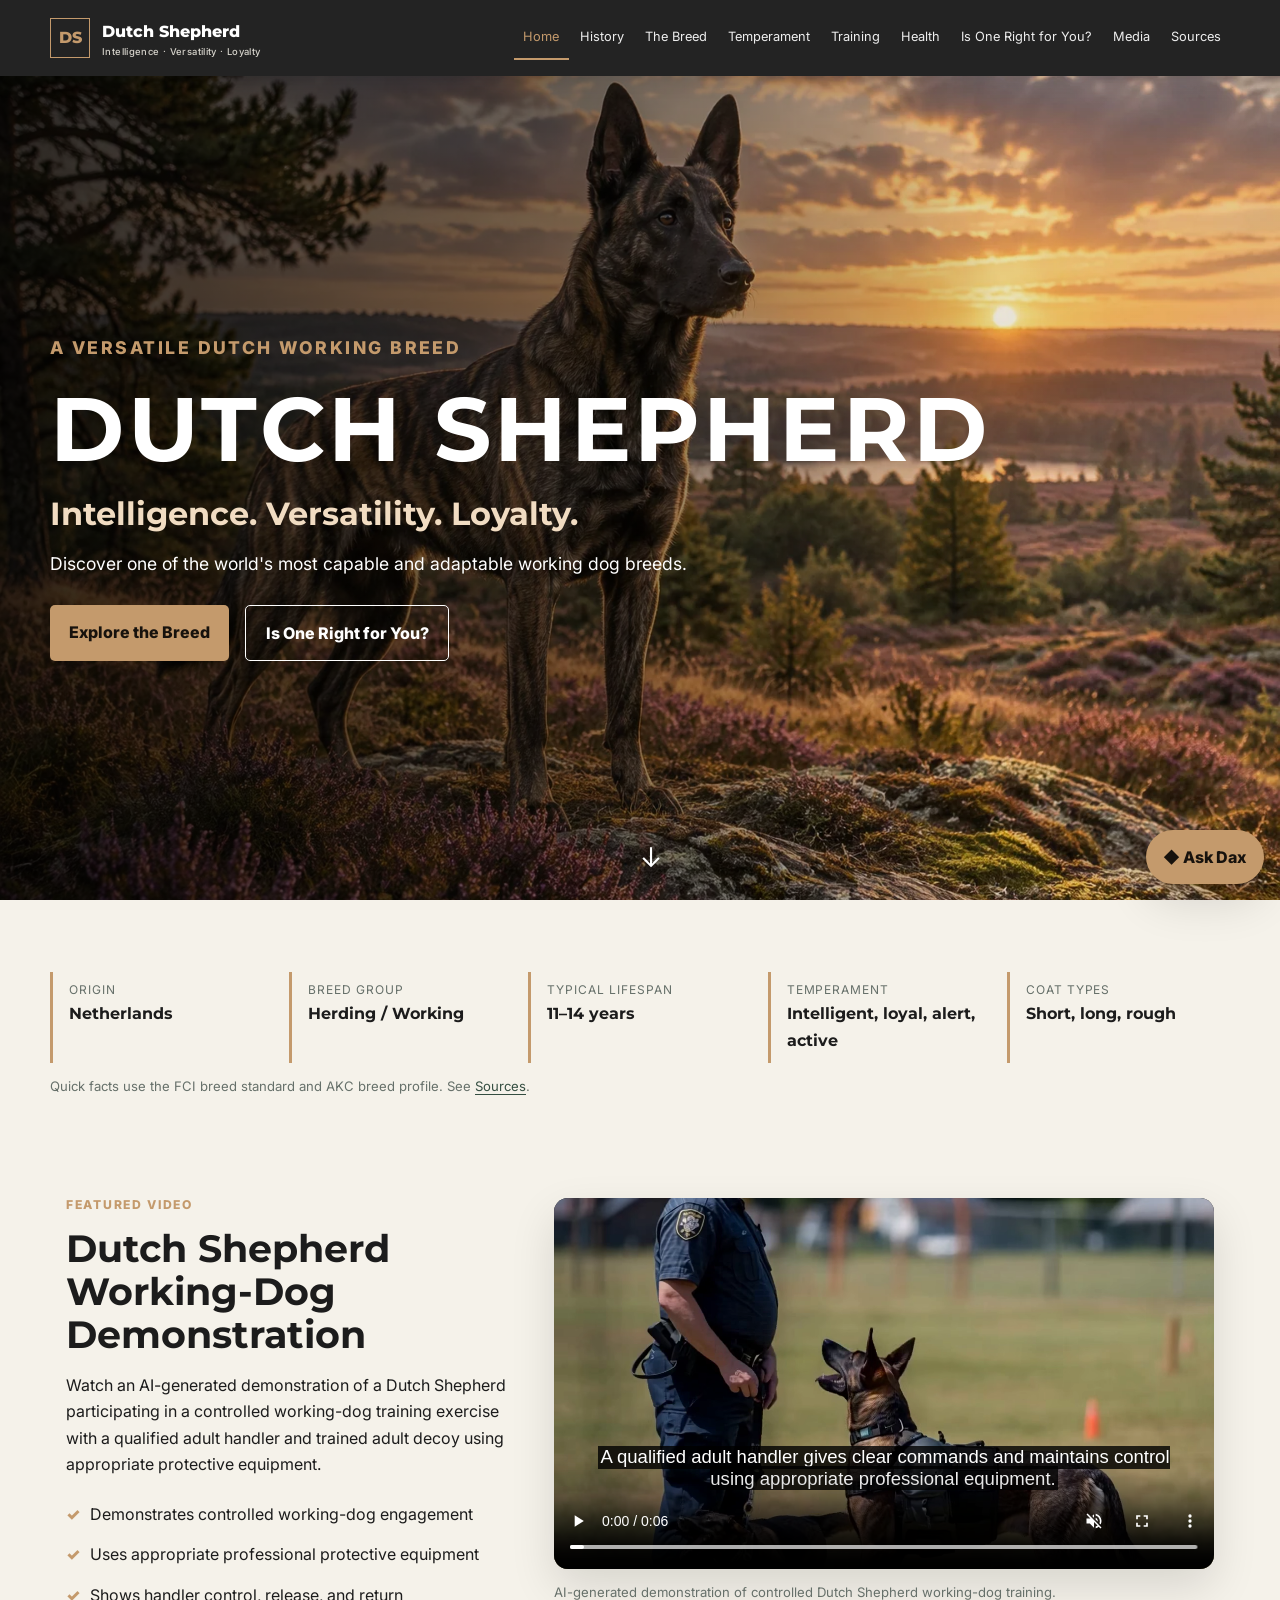
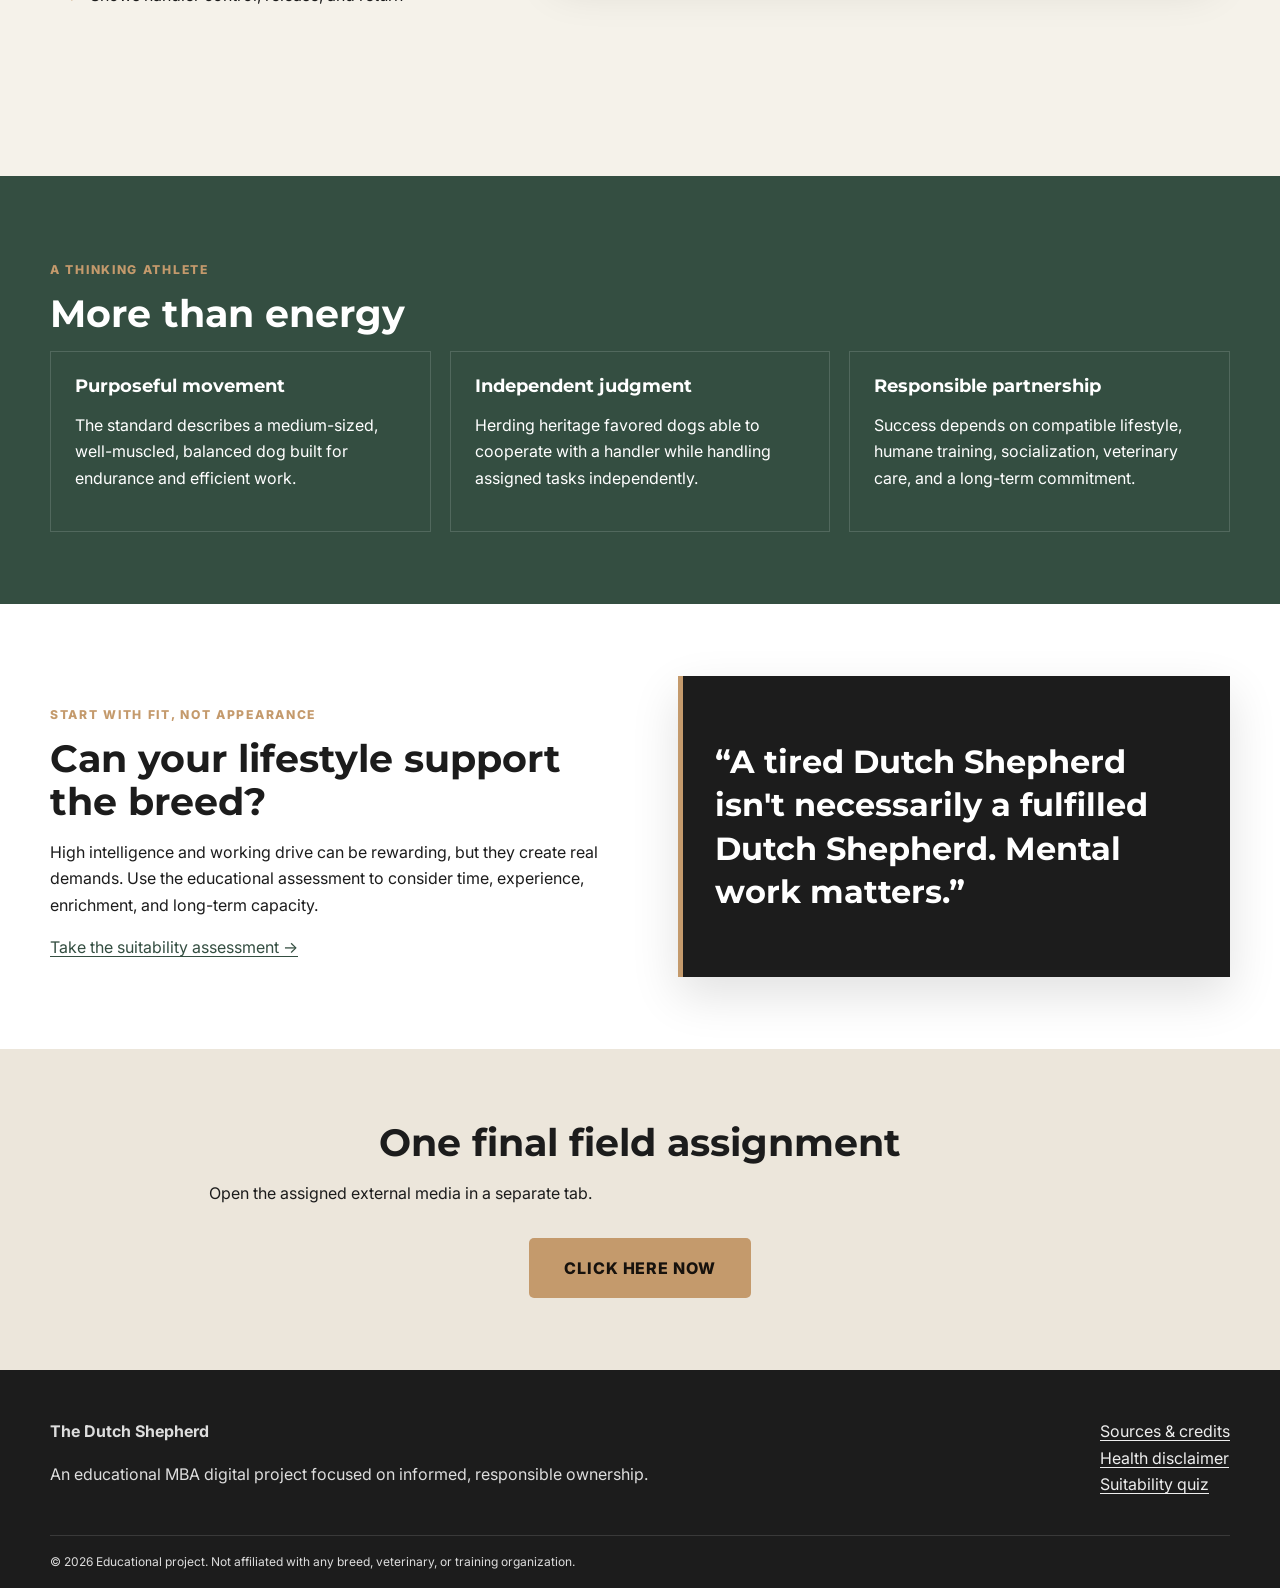
<file: index.html>
<!doctype html><html lang="en"><head><meta charset="utf-8"><meta name="viewport" content="width=device-width,initial-scale=1"><title>Dutch Shepherd | History, Temperament, Training & Breed Guide</title><meta name="description" content="An academically grounded guide to Dutch Shepherd history, traits, training, care, and responsible ownership."><meta property="og:title" content="Dutch Shepherd | History, Temperament, Training & Breed Guide"><meta property="og:description" content="An academically grounded guide to Dutch Shepherd history, traits, training, care, and responsible ownership."><meta property="og:type" content="website"><link rel="preconnect" href="https://fonts.googleapis.com"><link rel="preconnect" href="https://fonts.gstatic.com" crossorigin><link href="https://fonts.googleapis.com/css2?family=Inter:wght@400;500;600;700&family=Montserrat:wght@600;700;800&display=swap" rel="stylesheet"><link rel="stylesheet" href="css/styles.css"></head><body class="home"><a class="skip-link" href="#main">Skip to content</a><header class="site-header"><a class="brand" href="index.html"><span class="brand-mark" aria-hidden="true">DS</span><span>Dutch Shepherd<small>Intelligence · Versatility · Loyalty</small></span></a><button class="menu-toggle" type="button" aria-label="Open navigation" aria-expanded="false" aria-controls="site-nav"><span></span><span></span><span></span></button><nav id="site-nav" class="site-nav" aria-label="Primary navigation"><a href="index.html" aria-current="page" class="active">Home</a><a href="history.html">History</a><a href="breed.html">The Breed</a><a href="temperament.html">Temperament</a><a href="training.html">Training</a><a href="health.html">Health</a><a href="suitability.html">Is One Right for You?</a><a href="media.html">Media</a><a href="sources.html">Sources</a></nav></header><main id="main"><section class="home-hero"><div class="hero-shade"></div><div class="hero-content"><p class="eyebrow">A versatile Dutch working breed</p><h1>DUTCH SHEPHERD</h1><h2>Intelligence. Versatility. Loyalty.</h2><p>Discover one of the world's most capable and adaptable working dog breeds.</p><div class="button-row"><a class="button gold" href="breed.html">Explore the Breed</a><a class="button ghost" href="suitability.html">Is One Right for You?</a></div></div><a class="scroll-cue" href="#facts" aria-label="Scroll to quick facts">↓</a></section><section id="facts" class="section cream"><div class="wrap"><div class="facts"><article><span>Origin</span><strong>Netherlands</strong></article><article><span>Breed group</span><strong>Herding / Working</strong></article><article><span>Typical lifespan</span><strong>11–14 years</strong></article><article><span>Temperament</span><strong>Intelligent, loyal, alert, active</strong></article><article><span>Coat types</span><strong>Short, long, rough</strong></article></div><p class="source-note">Quick facts use the FCI breed standard and AKC breed profile. See <a href="sources.html">Sources</a>.</p><div><section class="section">
  <div class="wrap split featured-video">

    <div>
      <p class="eyebrow">Featured video</p>

      <h2>Dutch Shepherd Working-Dog Demonstration</h2>

      <p>
        Watch an AI-generated demonstration of a Dutch Shepherd
        participating in a controlled working-dog training exercise
        with a qualified adult handler and trained adult decoy using
        appropriate protective equipment.
      </p>

      <ul class="check-list">
        <li>Demonstrates controlled working-dog engagement</li>
        <li>Uses appropriate professional protective equipment</li>
        <li>Shows handler control, release, and return</li>
      </ul>
    </div>

    <div>
      <div class="video-frame">
        <video
          autoplay
          loop
          muted
          playsinline
          controls
          preload="metadata"
          poster="assets/images/dutch-shepherd-video-poster.webp"
          aria-label="AI-generated Dutch Shepherd controlled bite-work training demonstration">

          <source
            src="assets/video/dutch-shepherd-bite-work.mp4"
            type="video/mp4">

          <source
            src="assets/video/dutch-shepherd-bite-work.webm"
            type="video/webm">

          <track
            kind="captions"
            src="assets/captions/bite-work-captions.vtt"
            srclang="en"
            label="English"
            default>

          Your browser does not support the HTML5 video element.
        </video>
      </div>

      <p class="caption">
        AI-generated demonstration of controlled Dutch Shepherd
        working-dog training.
      </p>
    </div>
</section></div></div></section><section class="section forest"><div class="wrap"><p class="eyebrow">A thinking athlete</p><h2>More than energy</h2><div class="feature-grid"><article><h3>Purposeful movement</h3><p>The standard describes a medium-sized, well-muscled, balanced dog built for endurance and efficient work.</p></article><article><h3>Independent judgment</h3><p>Herding heritage favored dogs able to cooperate with a handler while handling assigned tasks independently.</p></article><article><h3>Responsible partnership</h3><p>Success depends on compatible lifestyle, humane training, socialization, veterinary care, and a long-term commitment.</p></article></div></div></section><section class="section"><div class="wrap split"><div><p class="eyebrow">Start with fit, not appearance</p><h2>Can your lifestyle support the breed?</h2><p>High intelligence and working drive can be rewarding, but they create real demands. Use the educational assessment to consider time, experience, enrichment, and long-term capacity.</p><a class="text-link" href="suitability.html">Take the suitability assessment →</a></div><aside class="quote-card"><p>“A tired Dutch Shepherd isn't necessarily a fulfilled Dutch Shepherd. Mental work matters.”</p></aside></div></section><section class="section cta-band"><div class="wrap center"><h2>One final field assignment</h2><p>Open the assigned external media in a separate tab.</p><a href="https://www.youtube.com/watch?v=dQw4w9WgXcQ" target="_blank" rel="noopener noreferrer" class="special-cta" aria-label="Click here now - opens video in a new tab">CLICK HERE NOW</a></div></section></main><footer><div class="wrap footer-grid"><div><strong>The Dutch Shepherd</strong><p>An educational MBA digital project focused on informed, responsible ownership.</p></div><nav aria-label="Footer navigation"><a href="sources.html">Sources & credits</a><a href="health.html">Health disclaimer</a><a href="suitability.html">Suitability quiz</a></nav></div><div class="wrap footer-bottom">© 2026 Educational project. Not affiliated with any breed, veterinary, or training organization.</div></footer><div class="chatbot" data-chatbot><button class="chat-launch" type="button" aria-label="Open Ask Dax breed guide" aria-expanded="false"><span aria-hidden="true">◆</span> Ask Dax</button><section class="chat-panel" aria-label="Ask Dax Dutch Shepherd Breed Guide" aria-hidden="true"><header class="chat-head"><div><strong>Ask Dax</strong><small>Dutch Shepherd Breed Guide</small></div><div class="chat-actions"><button type="button" data-chat-clear aria-label="Clear conversation">↻</button><button type="button" data-chat-min aria-label="Minimize chat">−</button><button type="button" data-chat-close aria-label="Close chat">×</button></div></header><div class="chat-messages" aria-live="polite" aria-relevant="additions"></div><div class="chat-suggestions" aria-label="Suggested questions"></div><div class="typing" hidden>Dax is checking the breed guide…</div><form class="chat-form"><label class="sr-only" for="dax-input">Ask a Dutch Shepherd question</label><input id="dax-input" maxlength="240" autocomplete="off" placeholder="Ask about training, coats, health…"><button type="submit">Send</button></form><p class="chat-disclaimer">Dax provides general educational information, not veterinary, behavioral, legal, or professional training advice.</p></section></div><script src="js/chatbot-data.js" defer></script><script src="js/chatbot.js" defer></script><script src="js/script.js" defer></script></body></html>
</file>
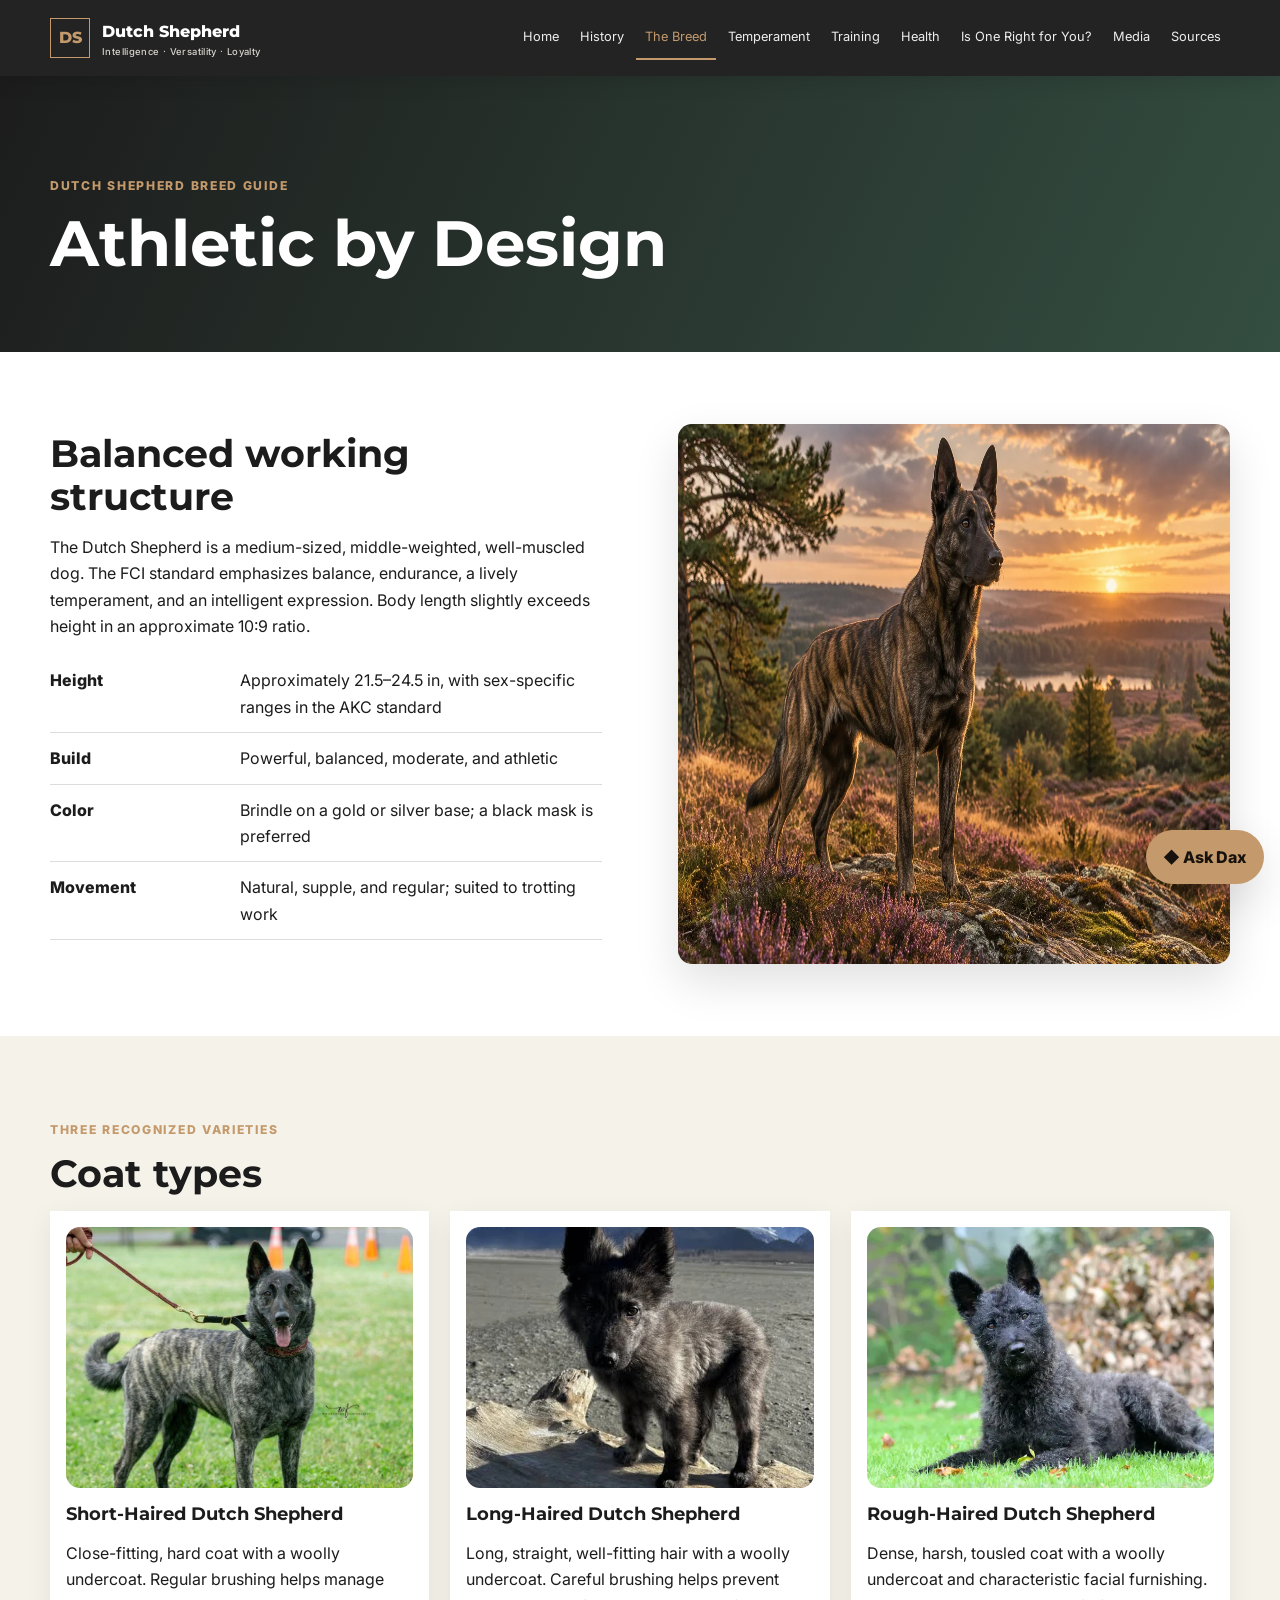
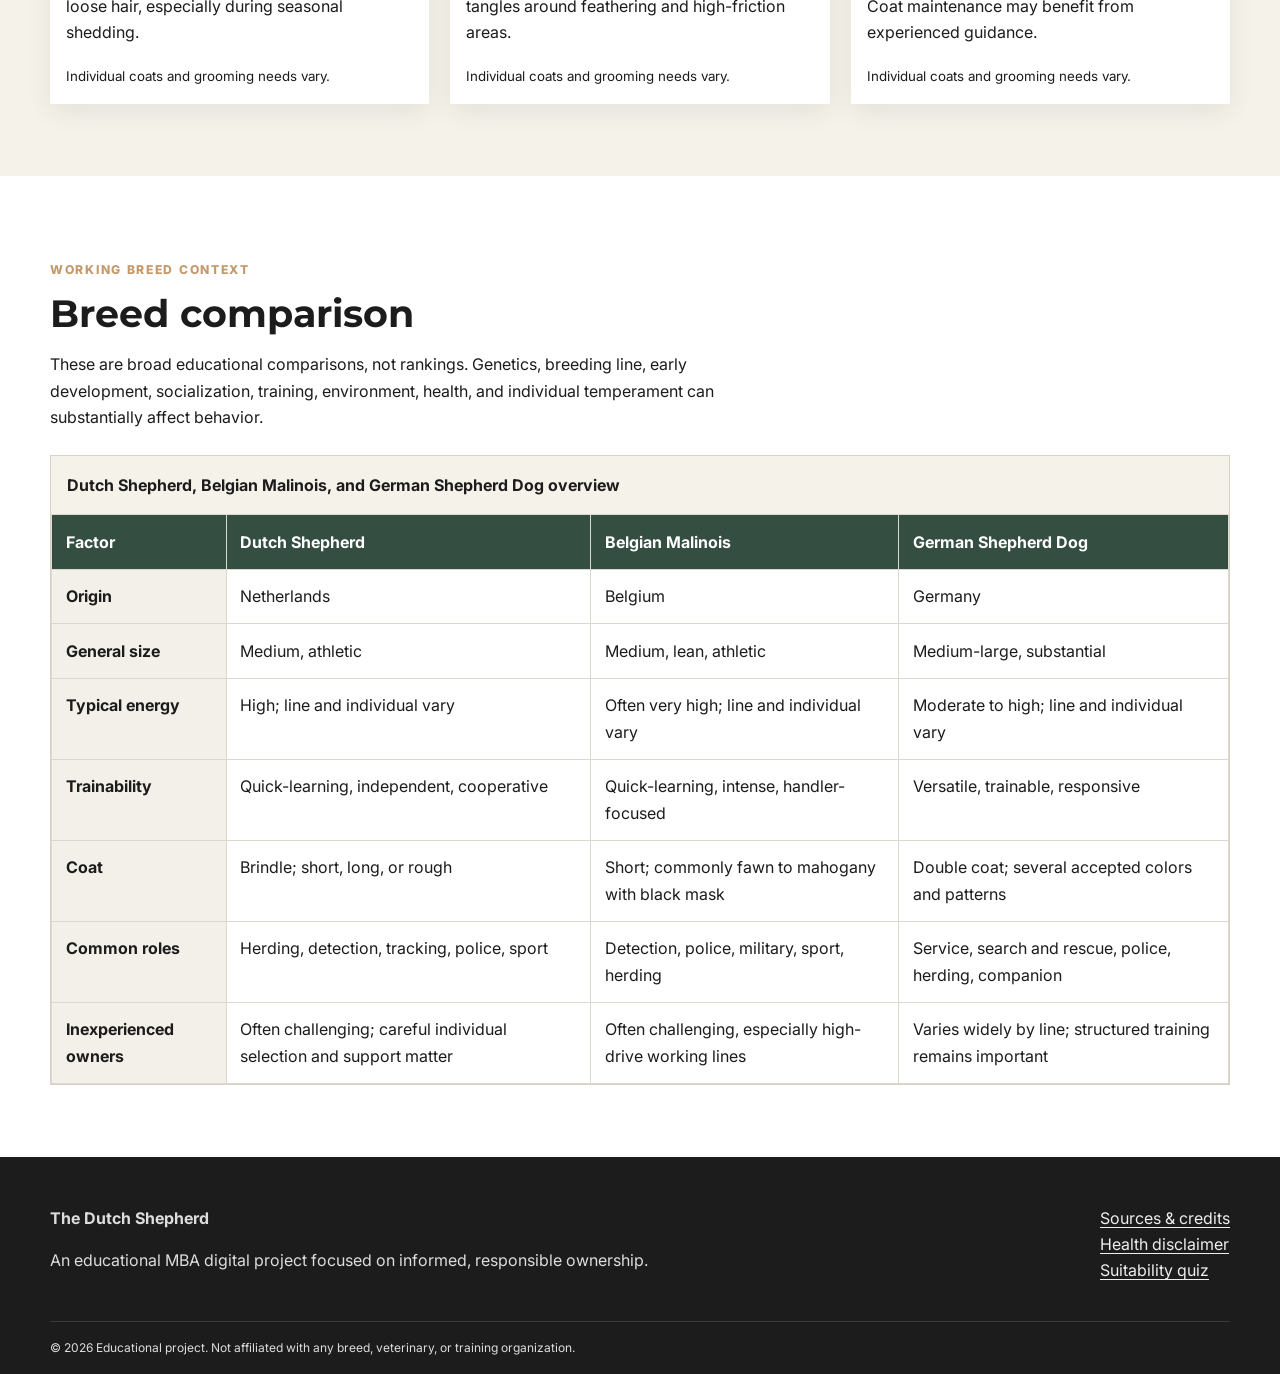
<file: breed.html>
<!doctype html><html lang="en"><head><meta charset="utf-8"><meta name="viewport" content="width=device-width,initial-scale=1"><title>Dutch Shepherd Characteristics, Standard & Coat Types</title><meta name="description" content="Learn about Dutch Shepherd size, structure, brindle coloring, movement, and three recognized coat varieties."><meta property="og:title" content="Dutch Shepherd Characteristics, Standard & Coat Types"><meta property="og:description" content="Learn about Dutch Shepherd size, structure, brindle coloring, movement, and three recognized coat varieties."><meta property="og:type" content="website"><link rel="preconnect" href="https://fonts.googleapis.com"><link rel="preconnect" href="https://fonts.gstatic.com" crossorigin><link href="https://fonts.googleapis.com/css2?family=Inter:wght@400;500;600;700&family=Montserrat:wght@600;700;800&display=swap" rel="stylesheet"><link rel="stylesheet" href="css/styles.css"></head><body class=""><a class="skip-link" href="#main">Skip to content</a><header class="site-header"><a class="brand" href="index.html"><span class="brand-mark" aria-hidden="true">DS</span><span>Dutch Shepherd<small>Intelligence · Versatility · Loyalty</small></span></a><button class="menu-toggle" type="button" aria-label="Open navigation" aria-expanded="false" aria-controls="site-nav"><span></span><span></span><span></span></button><nav id="site-nav" class="site-nav" aria-label="Primary navigation"><a href="index.html">Home</a><a href="history.html">History</a><a href="breed.html" aria-current="page" class="active">The Breed</a><a href="temperament.html">Temperament</a><a href="training.html">Training</a><a href="health.html">Health</a><a href="suitability.html">Is One Right for You?</a><a href="media.html">Media</a><a href="sources.html">Sources</a></nav></header><main id="main"><section class="page-hero"><div class="wrap"><p class="eyebrow">Dutch Shepherd Breed Guide</p><h1>Athletic by Design</h1></div></section><section class="section"><div class="wrap split"><div><h2>Balanced working structure</h2><p>The Dutch Shepherd is a medium-sized, middle-weighted, well-muscled dog. The FCI standard emphasizes balance, endurance, a lively temperament, and an intelligent expression. Body length slightly exceeds height in an approximate 10:9 ratio.</p><dl class="data-list"><div><dt>Height</dt><dd>Approximately 21.5–24.5 in, with sex-specific ranges in the AKC standard</dd></div><div><dt>Build</dt><dd>Powerful, balanced, moderate, and athletic</dd></div><div><dt>Color</dt><dd>Brindle on a gold or silver base; a black mask is preferred</dd></div><div><dt>Movement</dt><dd>Natural, supple, and regular; suited to trotting work</dd></div></dl></div><img class="feature-image" src="assets/images/hero-dutch-shepherd.webp" width="960" height="540" alt="Brindle Dutch Shepherd standing on a heath landscape at sunset"></div></section><section class="section cream"><div class="wrap"><p class="eyebrow">Three recognized varieties</p><h2>Coat types</h2><div class="coat-grid">

  <article>
    <img
      class="coat-image"
      src="assets/images/short-hair.webp"
      alt="Short-haired brindle Dutch Shepherd"
      loading="lazy"
    >
    <h3>Short-Haired Dutch Shepherd</h3>
    <p>
      Close-fitting, hard coat with a woolly undercoat.
      Regular brushing helps manage loose hair, especially
      during seasonal shedding.
    </p>
    <small>Individual coats and grooming needs vary.</small>
  </article>

  <article>
    <img
      class="coat-image"
      src="assets/images/long-hair.webp"
      alt="Long-haired brindle Dutch Shepherd"
      loading="lazy"
    >
    <h3>Long-Haired Dutch Shepherd</h3>
    <p>
      Long, straight, well-fitting hair with a woolly undercoat.
      Careful brushing helps prevent tangles around feathering
      and high-friction areas.
    </p>
    <small>Individual coats and grooming needs vary.</small>
  </article>

  <article>
    <img
      class="coat-image"
      src="assets/images/rough-hair.webp"
      alt="Rough-haired brindle Dutch Shepherd"
      loading="lazy"
    >
    <h3>Rough-Haired Dutch Shepherd</h3>
    <p>
      Dense, harsh, tousled coat with a woolly undercoat
      and characteristic facial furnishing. Coat maintenance
      may benefit from experienced guidance.
    </p>
    <small>Individual coats and grooming needs vary.</small>
  </article>

</div></div></section><section class="section"><div class="wrap"><p class="eyebrow">Working breed context</p><h2>Breed comparison</h2><p>These are broad educational comparisons, not rankings. Genetics, breeding line, early development, socialization, training, environment, health, and individual temperament can substantially affect behavior.</p><div class="table-scroll" role="region" aria-label="Working shepherd breed comparison" tabindex="0"><table><caption>Dutch Shepherd, Belgian Malinois, and German Shepherd Dog overview</caption><thead><tr><th scope="col">Factor</th><th scope="col">Dutch Shepherd</th><th scope="col">Belgian Malinois</th><th scope="col">German Shepherd Dog</th></tr></thead><tbody><tr><th scope="row">Origin</th><td>Netherlands</td><td>Belgium</td><td>Germany</td></tr><tr><th scope="row">General size</th><td>Medium, athletic</td><td>Medium, lean, athletic</td><td>Medium-large, substantial</td></tr><tr><th scope="row">Typical energy</th><td>High; line and individual vary</td><td>Often very high; line and individual vary</td><td>Moderate to high; line and individual vary</td></tr><tr><th scope="row">Trainability</th><td>Quick-learning, independent, cooperative</td><td>Quick-learning, intense, handler-focused</td><td>Versatile, trainable, responsive</td></tr><tr><th scope="row">Coat</th><td>Brindle; short, long, or rough</td><td>Short; commonly fawn to mahogany with black mask</td><td>Double coat; several accepted colors and patterns</td></tr><tr><th scope="row">Common roles</th><td>Herding, detection, tracking, police, sport</td><td>Detection, police, military, sport, herding</td><td>Service, search and rescue, police, herding, companion</td></tr><tr><th scope="row">Inexperienced owners</th><td>Often challenging; careful individual selection and support matter</td><td>Often challenging, especially high-drive working lines</td><td>Varies widely by line; structured training remains important</td></tr></tbody></table></div></div></section></main><footer><div class="wrap footer-grid"><div><strong>The Dutch Shepherd</strong><p>An educational MBA digital project focused on informed, responsible ownership.</p></div><nav aria-label="Footer navigation"><a href="sources.html">Sources & credits</a><a href="health.html">Health disclaimer</a><a href="suitability.html">Suitability quiz</a></nav></div><div class="wrap footer-bottom">© 2026 Educational project. Not affiliated with any breed, veterinary, or training organization.</div></footer><div class="chatbot" data-chatbot><button class="chat-launch" type="button" aria-label="Open Ask Dax breed guide" aria-expanded="false"><span aria-hidden="true">◆</span> Ask Dax</button><section class="chat-panel" aria-label="Ask Dax Dutch Shepherd Breed Guide" aria-hidden="true"><header class="chat-head"><div><strong>Ask Dax</strong><small>Dutch Shepherd Breed Guide</small></div><div class="chat-actions"><button type="button" data-chat-clear aria-label="Clear conversation">↻</button><button type="button" data-chat-min aria-label="Minimize chat">−</button><button type="button" data-chat-close aria-label="Close chat">×</button></div></header><div class="chat-messages" aria-live="polite" aria-relevant="additions"></div><div class="chat-suggestions" aria-label="Suggested questions"></div><div class="typing" hidden>Dax is checking the breed guide…</div><form class="chat-form"><label class="sr-only" for="dax-input">Ask a Dutch Shepherd question</label><input id="dax-input" maxlength="240" autocomplete="off" placeholder="Ask about training, coats, health…"><button type="submit">Send</button></form><p class="chat-disclaimer">Dax provides general educational information, not veterinary, behavioral, legal, or professional training advice.</p></section></div><script src="js/chatbot-data.js" defer></script><script src="js/chatbot.js" defer></script><script src="js/script.js" defer></script></body></html>
</file>
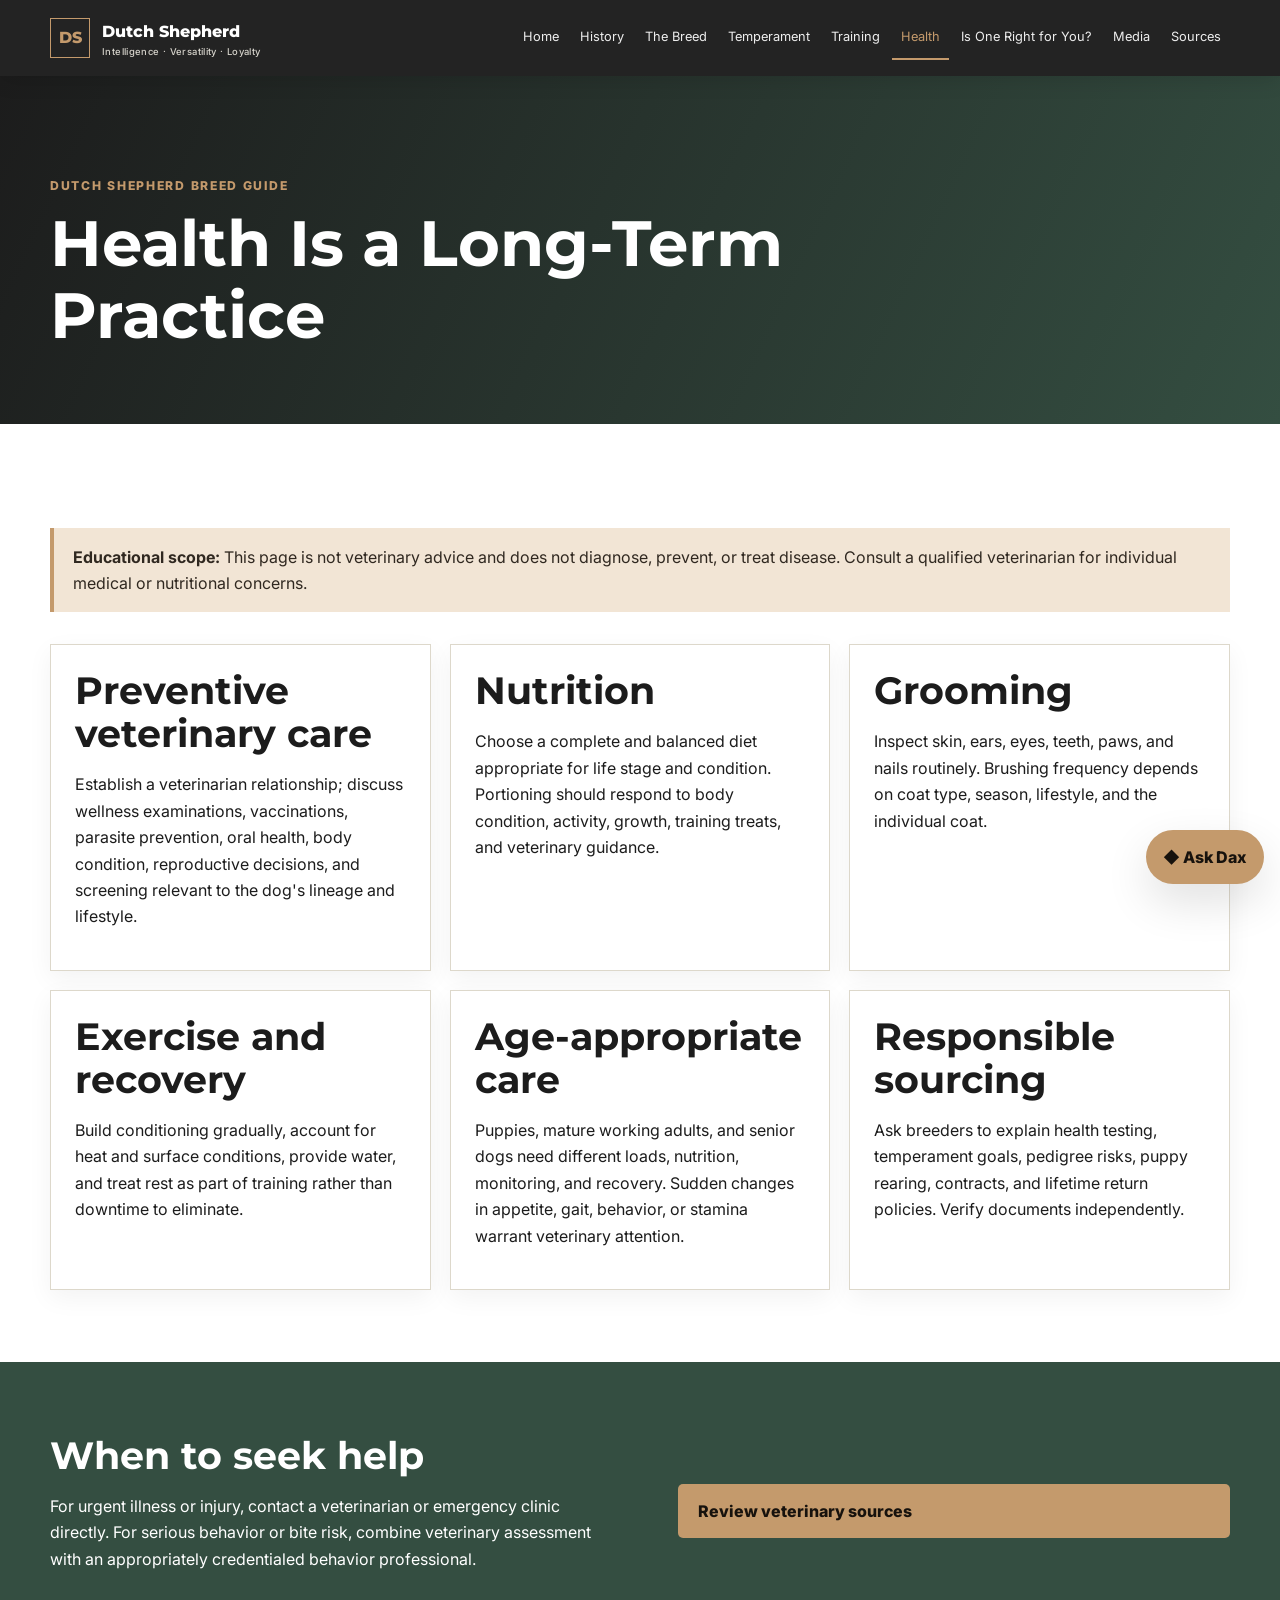
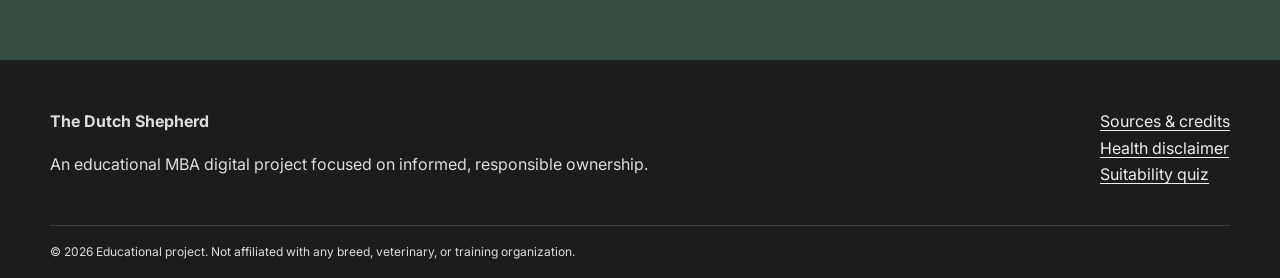
<file: health.html>
<!doctype html><html lang="en"><head><meta charset="utf-8"><meta name="viewport" content="width=device-width,initial-scale=1"><title>Dutch Shepherd Health, Grooming, Nutrition & Care</title><meta name="description" content="Educational guidance on Dutch Shepherd preventive care, grooming, nutrition, exercise, and age-appropriate ownership."><meta property="og:title" content="Dutch Shepherd Health, Grooming, Nutrition & Care"><meta property="og:description" content="Educational guidance on Dutch Shepherd preventive care, grooming, nutrition, exercise, and age-appropriate ownership."><meta property="og:type" content="website"><link rel="preconnect" href="https://fonts.googleapis.com"><link rel="preconnect" href="https://fonts.gstatic.com" crossorigin><link href="https://fonts.googleapis.com/css2?family=Inter:wght@400;500;600;700&family=Montserrat:wght@600;700;800&display=swap" rel="stylesheet"><link rel="stylesheet" href="css/styles.css"></head><body class=""><a class="skip-link" href="#main">Skip to content</a><header class="site-header"><a class="brand" href="index.html"><span class="brand-mark" aria-hidden="true">DS</span><span>Dutch Shepherd<small>Intelligence · Versatility · Loyalty</small></span></a><button class="menu-toggle" type="button" aria-label="Open navigation" aria-expanded="false" aria-controls="site-nav"><span></span><span></span><span></span></button><nav id="site-nav" class="site-nav" aria-label="Primary navigation"><a href="index.html">Home</a><a href="history.html">History</a><a href="breed.html">The Breed</a><a href="temperament.html">Temperament</a><a href="training.html">Training</a><a href="health.html" aria-current="page" class="active">Health</a><a href="suitability.html">Is One Right for You?</a><a href="media.html">Media</a><a href="sources.html">Sources</a></nav></header><main id="main"><section class="page-hero"><div class="wrap"><p class="eyebrow">Dutch Shepherd Breed Guide</p><h1>Health Is a Long-Term Practice</h1></div></section><section class="section"><div class="wrap"><div class="notice"><strong>Educational scope:</strong> This page is not veterinary advice and does not diagnose, prevent, or treat disease. Consult a qualified veterinarian for individual medical or nutritional concerns.</div><div class="care-grid"><article><h2>Preventive veterinary care</h2><p>Establish a veterinarian relationship; discuss wellness examinations, vaccinations, parasite prevention, oral health, body condition, reproductive decisions, and screening relevant to the dog's lineage and lifestyle.</p></article><article><h2>Nutrition</h2><p>Choose a complete and balanced diet appropriate for life stage and condition. Portioning should respond to body condition, activity, growth, training treats, and veterinary guidance.</p></article><article><h2>Grooming</h2><p>Inspect skin, ears, eyes, teeth, paws, and nails routinely. Brushing frequency depends on coat type, season, lifestyle, and the individual coat.</p></article><article><h2>Exercise and recovery</h2><p>Build conditioning gradually, account for heat and surface conditions, provide water, and treat rest as part of training rather than downtime to eliminate.</p></article><article><h2>Age-appropriate care</h2><p>Puppies, mature working adults, and senior dogs need different loads, nutrition, monitoring, and recovery. Sudden changes in appetite, gait, behavior, or stamina warrant veterinary attention.</p></article><article><h2>Responsible sourcing</h2><p>Ask breeders to explain health testing, temperament goals, pedigree risks, puppy rearing, contracts, and lifetime return policies. Verify documents independently.</p></article></div></div></section><section class="section forest"><div class="wrap split"><div><h2>When to seek help</h2><p>For urgent illness or injury, contact a veterinarian or emergency clinic directly. For serious behavior or bite risk, combine veterinary assessment with an appropriately credentialed behavior professional.</p></div><a class="button gold" href="sources.html">Review veterinary sources</a></div></section></main><footer><div class="wrap footer-grid"><div><strong>The Dutch Shepherd</strong><p>An educational MBA digital project focused on informed, responsible ownership.</p></div><nav aria-label="Footer navigation"><a href="sources.html">Sources & credits</a><a href="health.html">Health disclaimer</a><a href="suitability.html">Suitability quiz</a></nav></div><div class="wrap footer-bottom">© 2026 Educational project. Not affiliated with any breed, veterinary, or training organization.</div></footer><div class="chatbot" data-chatbot><button class="chat-launch" type="button" aria-label="Open Ask Dax breed guide" aria-expanded="false"><span aria-hidden="true">◆</span> Ask Dax</button><section class="chat-panel" aria-label="Ask Dax Dutch Shepherd Breed Guide" aria-hidden="true"><header class="chat-head"><div><strong>Ask Dax</strong><small>Dutch Shepherd Breed Guide</small></div><div class="chat-actions"><button type="button" data-chat-clear aria-label="Clear conversation">↻</button><button type="button" data-chat-min aria-label="Minimize chat">−</button><button type="button" data-chat-close aria-label="Close chat">×</button></div></header><div class="chat-messages" aria-live="polite" aria-relevant="additions"></div><div class="chat-suggestions" aria-label="Suggested questions"></div><div class="typing" hidden>Dax is checking the breed guide…</div><form class="chat-form"><label class="sr-only" for="dax-input">Ask a Dutch Shepherd question</label><input id="dax-input" maxlength="240" autocomplete="off" placeholder="Ask about training, coats, health…"><button type="submit">Send</button></form><p class="chat-disclaimer">Dax provides general educational information, not veterinary, behavioral, legal, or professional training advice.</p></section></div><script src="js/chatbot-data.js" defer></script><script src="js/chatbot.js" defer></script><script src="js/script.js" defer></script></body></html>
</file>
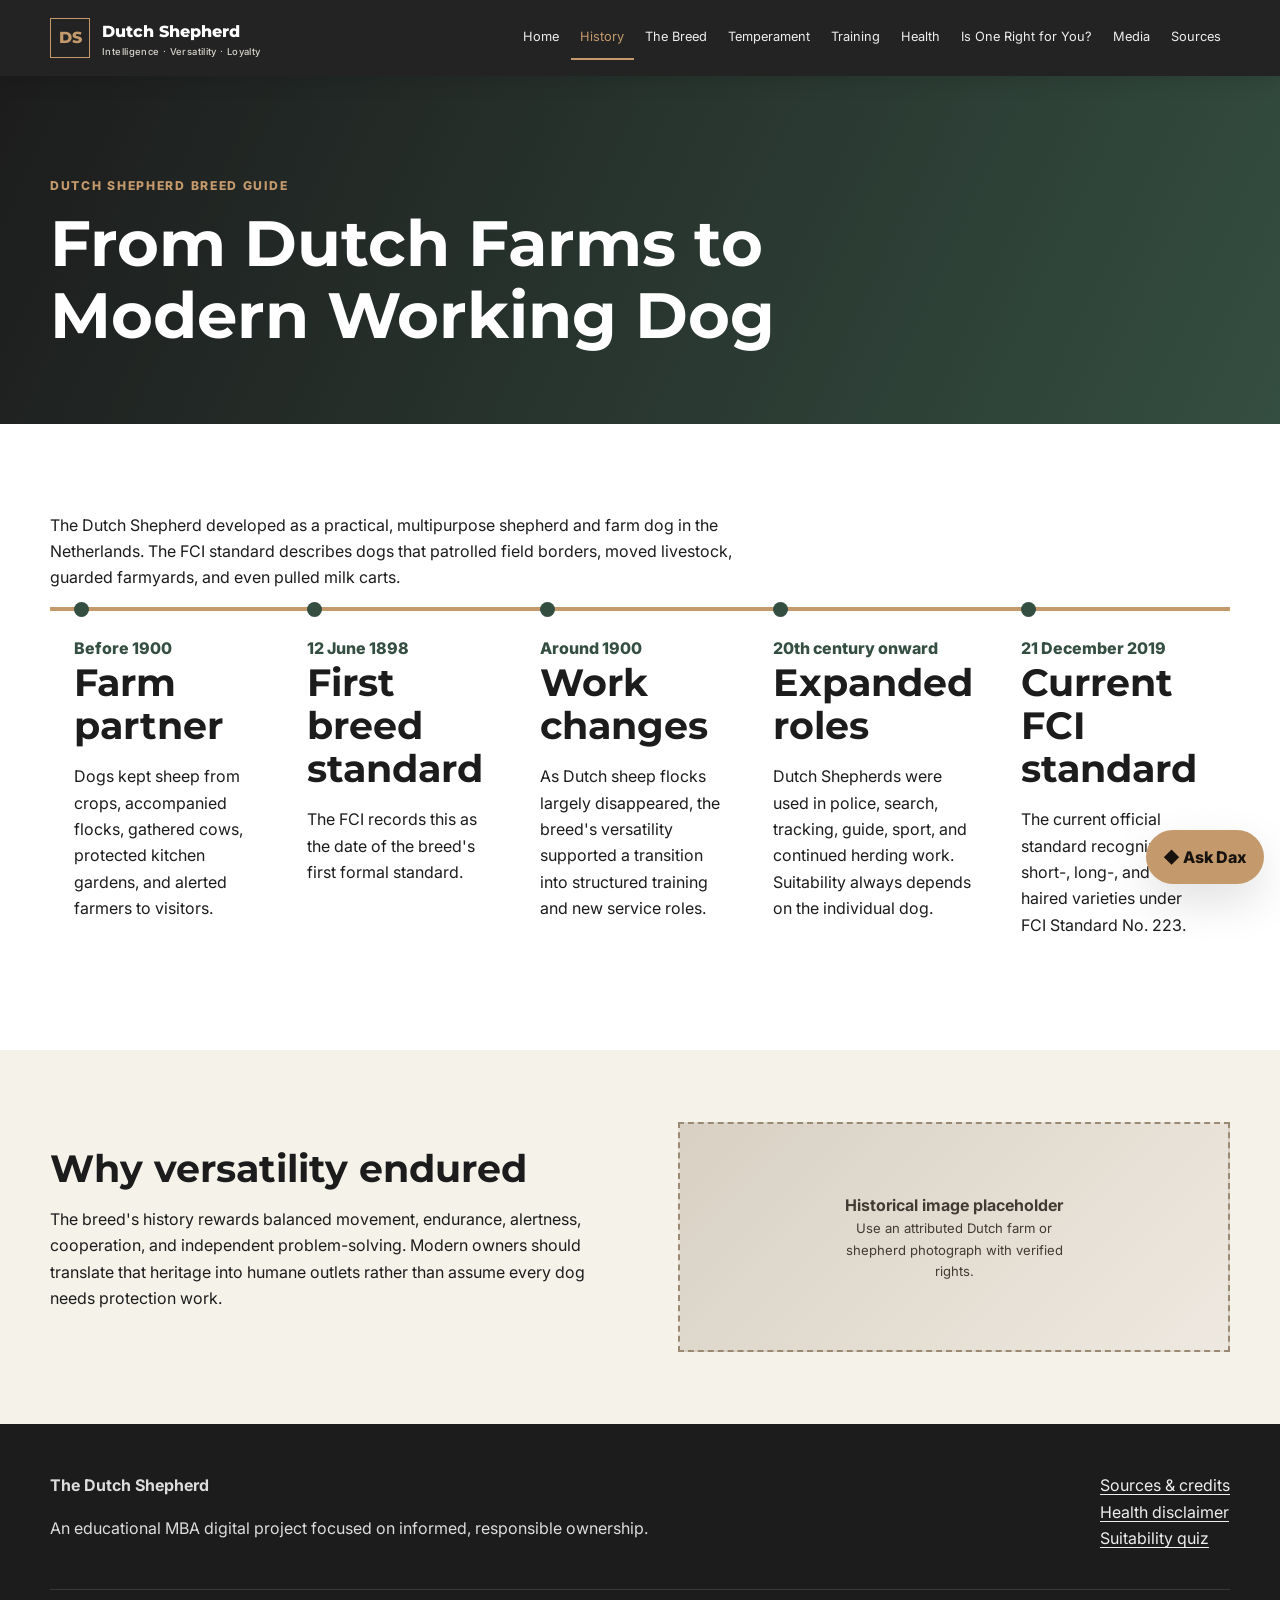
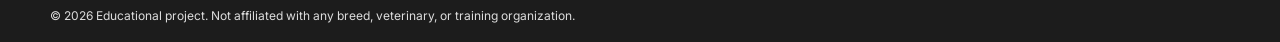
<file: history.html>
<!doctype html><html lang="en"><head><meta charset="utf-8"><meta name="viewport" content="width=device-width,initial-scale=1"><title>Dutch Shepherd History | From Dutch Farms to Modern Work</title><meta name="description" content="Explore the verified development of the Dutch Shepherd from Dutch farms to modern working roles."><meta property="og:title" content="Dutch Shepherd History | From Dutch Farms to Modern Work"><meta property="og:description" content="Explore the verified development of the Dutch Shepherd from Dutch farms to modern working roles."><meta property="og:type" content="website"><link rel="preconnect" href="https://fonts.googleapis.com"><link rel="preconnect" href="https://fonts.gstatic.com" crossorigin><link href="https://fonts.googleapis.com/css2?family=Inter:wght@400;500;600;700&family=Montserrat:wght@600;700;800&display=swap" rel="stylesheet"><link rel="stylesheet" href="css/styles.css"></head><body class=""><a class="skip-link" href="#main">Skip to content</a><header class="site-header"><a class="brand" href="index.html"><span class="brand-mark" aria-hidden="true">DS</span><span>Dutch Shepherd<small>Intelligence · Versatility · Loyalty</small></span></a><button class="menu-toggle" type="button" aria-label="Open navigation" aria-expanded="false" aria-controls="site-nav"><span></span><span></span><span></span></button><nav id="site-nav" class="site-nav" aria-label="Primary navigation"><a href="index.html">Home</a><a href="history.html" aria-current="page" class="active">History</a><a href="breed.html">The Breed</a><a href="temperament.html">Temperament</a><a href="training.html">Training</a><a href="health.html">Health</a><a href="suitability.html">Is One Right for You?</a><a href="media.html">Media</a><a href="sources.html">Sources</a></nav></header><main id="main"><section class="page-hero"><div class="wrap"><p class="eyebrow">Dutch Shepherd Breed Guide</p><h1>From Dutch Farms to Modern Working Dog</h1></div></section><section class="section"><div class="wrap prose intro"><p>The Dutch Shepherd developed as a practical, multipurpose shepherd and farm dog in the Netherlands. The FCI standard describes dogs that patrolled field borders, moved livestock, guarded farmyards, and even pulled milk carts.</p></div><div class="wrap timeline" aria-label="Dutch Shepherd history timeline"><article><time>Before 1900</time><h2>Farm partner</h2><p>Dogs kept sheep from crops, accompanied flocks, gathered cows, protected kitchen gardens, and alerted farmers to visitors.</p></article><article><time>12 June 1898</time><h2>First breed standard</h2><p>The FCI records this as the date of the breed's first formal standard.</p></article><article><time>Around 1900</time><h2>Work changes</h2><p>As Dutch sheep flocks largely disappeared, the breed's versatility supported a transition into structured training and new service roles.</p></article><article><time>20th century onward</time><h2>Expanded roles</h2><p>Dutch Shepherds were used in police, search, tracking, guide, sport, and continued herding work. Suitability always depends on the individual dog.</p></article><article><time>21 December 2019</time><h2>Current FCI standard</h2><p>The current official standard recognizes short-, long-, and wire-haired varieties under FCI Standard No. 223.</p></article></div></section><section class="section cream"><div class="wrap split"><div><h2>Why versatility endured</h2><p>The breed's history rewards balanced movement, endurance, alertness, cooperation, and independent problem-solving. Modern owners should translate that heritage into humane outlets rather than assume every dog needs protection work.</p></div><div class="media-placeholder" role="img" aria-label="Placeholder for an appropriately licensed historical Dutch farm photograph"><strong>Historical image placeholder</strong><span>Use an attributed Dutch farm or shepherd photograph with verified rights.</span></div></div></section></main><footer><div class="wrap footer-grid"><div><strong>The Dutch Shepherd</strong><p>An educational MBA digital project focused on informed, responsible ownership.</p></div><nav aria-label="Footer navigation"><a href="sources.html">Sources & credits</a><a href="health.html">Health disclaimer</a><a href="suitability.html">Suitability quiz</a></nav></div><div class="wrap footer-bottom">© 2026 Educational project. Not affiliated with any breed, veterinary, or training organization.</div></footer><div class="chatbot" data-chatbot><button class="chat-launch" type="button" aria-label="Open Ask Dax breed guide" aria-expanded="false"><span aria-hidden="true">◆</span> Ask Dax</button><section class="chat-panel" aria-label="Ask Dax Dutch Shepherd Breed Guide" aria-hidden="true"><header class="chat-head"><div><strong>Ask Dax</strong><small>Dutch Shepherd Breed Guide</small></div><div class="chat-actions"><button type="button" data-chat-clear aria-label="Clear conversation">↻</button><button type="button" data-chat-min aria-label="Minimize chat">−</button><button type="button" data-chat-close aria-label="Close chat">×</button></div></header><div class="chat-messages" aria-live="polite" aria-relevant="additions"></div><div class="chat-suggestions" aria-label="Suggested questions"></div><div class="typing" hidden>Dax is checking the breed guide…</div><form class="chat-form"><label class="sr-only" for="dax-input">Ask a Dutch Shepherd question</label><input id="dax-input" maxlength="240" autocomplete="off" placeholder="Ask about training, coats, health…"><button type="submit">Send</button></form><p class="chat-disclaimer">Dax provides general educational information, not veterinary, behavioral, legal, or professional training advice.</p></section></div><script src="js/chatbot-data.js" defer></script><script src="js/chatbot.js" defer></script><script src="js/script.js" defer></script></body></html>
</file>
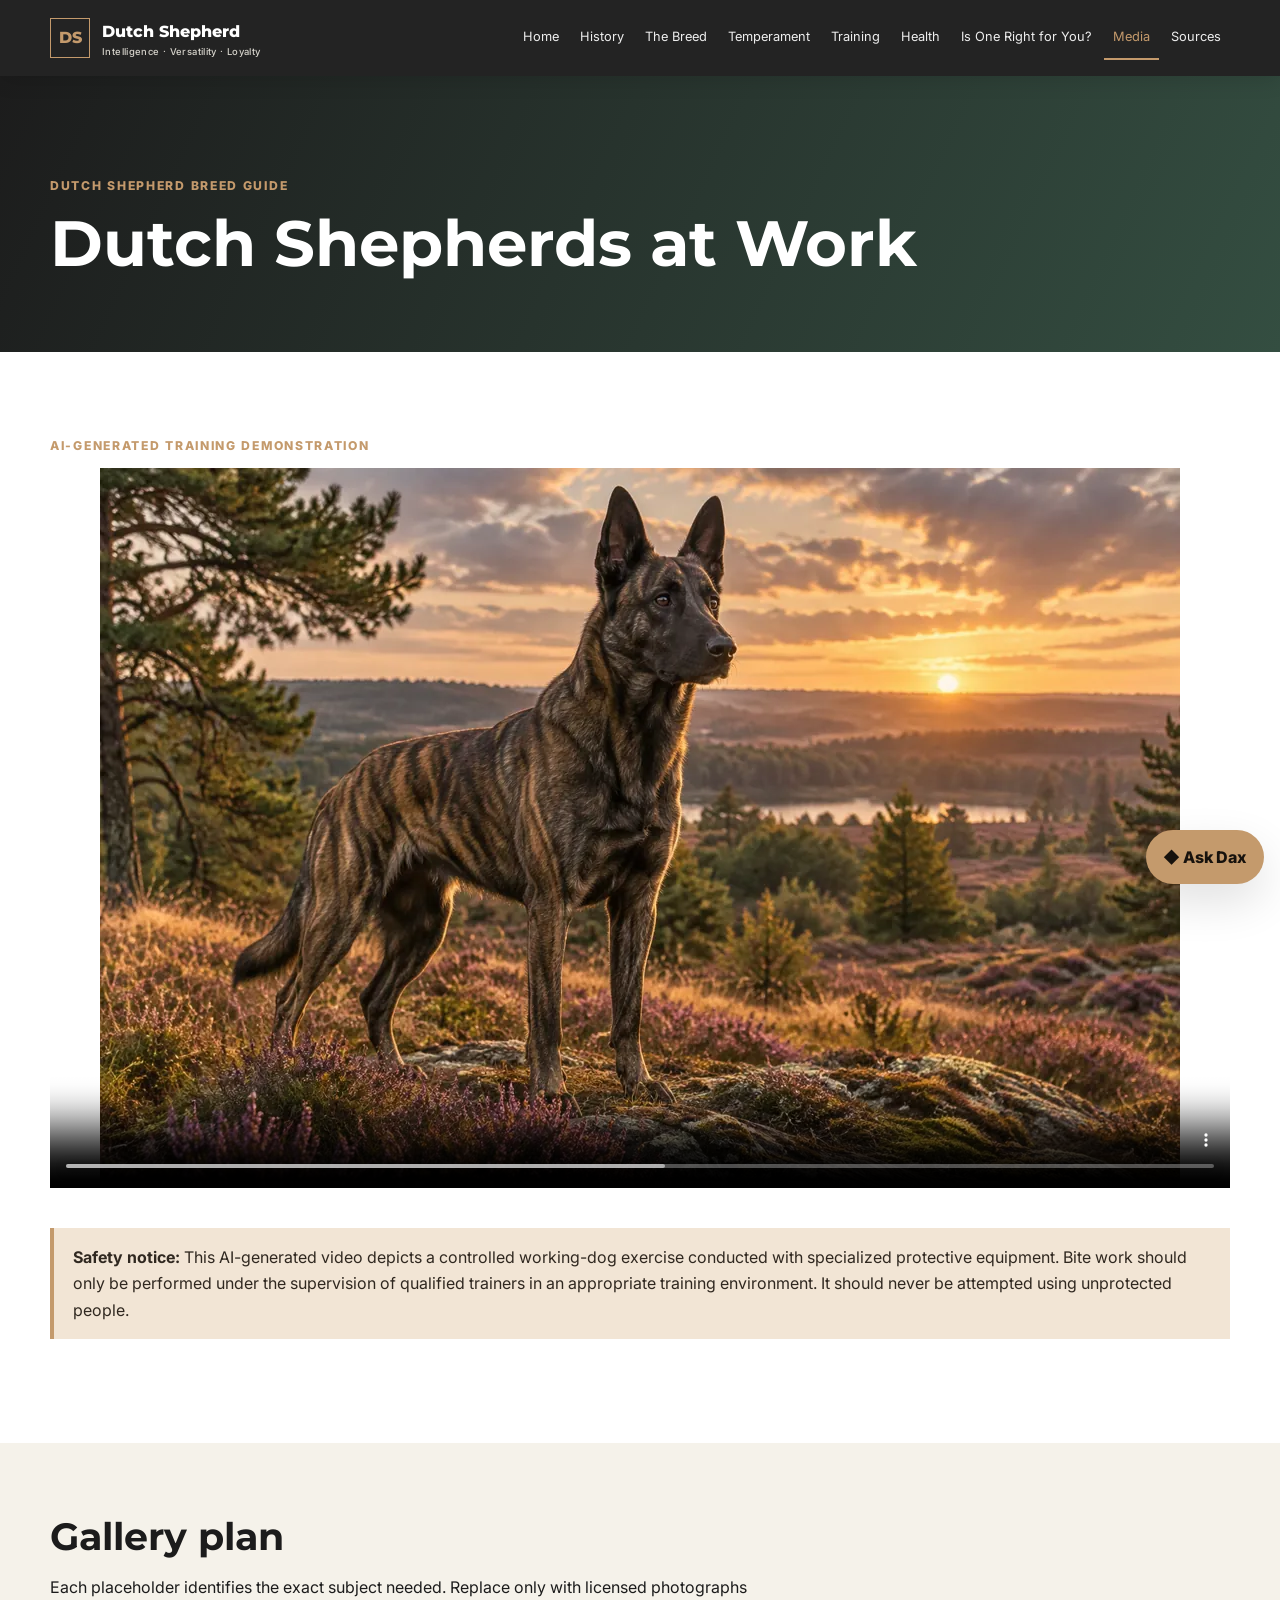
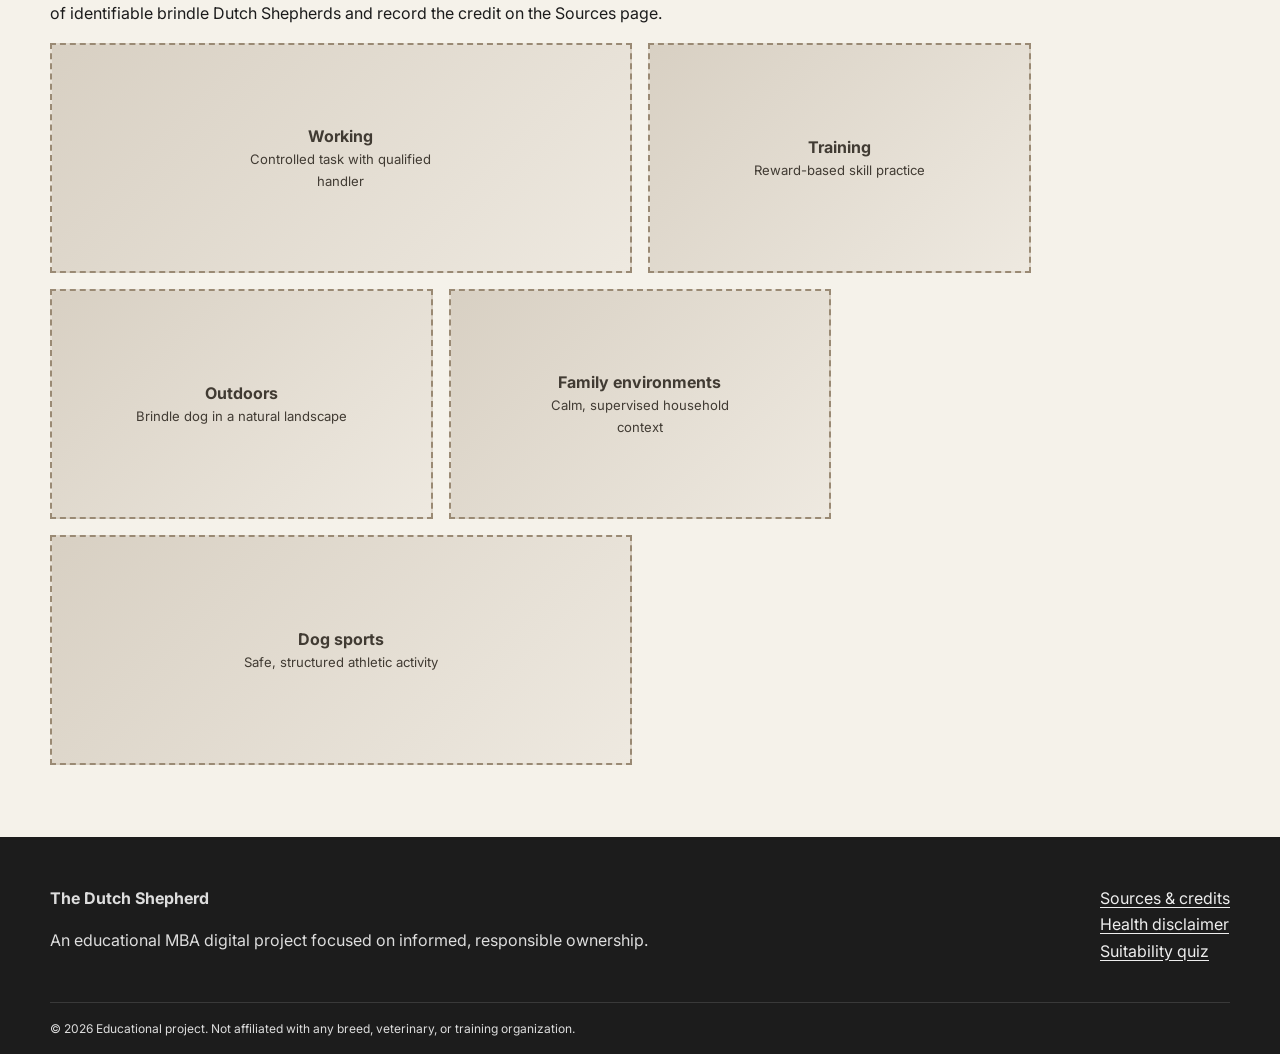
<file: media.html>
<!doctype html><html lang="en"><head><meta charset="utf-8"><meta name="viewport" content="width=device-width,initial-scale=1"><title>Dutch Shepherd Media | Working Demonstration & Gallery</title><meta name="description" content="View an AI-content placeholder, ethical working-dog context, and a curated Dutch Shepherd gallery plan."><meta property="og:title" content="Dutch Shepherd Media | Working Demonstration & Gallery"><meta property="og:description" content="View an AI-content placeholder, ethical working-dog context, and a curated Dutch Shepherd gallery plan."><meta property="og:type" content="website"><link rel="preconnect" href="https://fonts.googleapis.com"><link rel="preconnect" href="https://fonts.gstatic.com" crossorigin><link href="https://fonts.googleapis.com/css2?family=Inter:wght@400;500;600;700&family=Montserrat:wght@600;700;800&display=swap" rel="stylesheet"><link rel="stylesheet" href="css/styles.css"></head><body class=""><a class="skip-link" href="#main">Skip to content</a><header class="site-header"><a class="brand" href="index.html"><span class="brand-mark" aria-hidden="true">DS</span><span>Dutch Shepherd<small>Intelligence · Versatility · Loyalty</small></span></a><button class="menu-toggle" type="button" aria-label="Open navigation" aria-expanded="false" aria-controls="site-nav"><span></span><span></span><span></span></button><nav id="site-nav" class="site-nav" aria-label="Primary navigation"><a href="index.html">Home</a><a href="history.html">History</a><a href="breed.html">The Breed</a><a href="temperament.html">Temperament</a><a href="training.html">Training</a><a href="health.html">Health</a><a href="suitability.html">Is One Right for You?</a><a href="media.html" aria-current="page" class="active">Media</a><a href="sources.html">Sources</a></nav></header><main id="main"><section class="page-hero"><div class="wrap"><p class="eyebrow">Dutch Shepherd Breed Guide</p><h1>Dutch Shepherds at Work</h1></div></section><section class="section"><div class="wrap"><p class="eyebrow">AI-Generated Training Demonstration</p><video
  controls
  preload="metadata"
  poster="assets/images/dutch-shepherd-video-poster.webp"
  width="1280"
  height="720"
>
  <source
    src="assets/video/dutch-shepherd-bite-work.mp4"
    type="video/mp4"
  >
  <source
    src="assets/video/dutch-shepherd-bite-work.webm"
    type="video/webm"
  >
  <track
    kind="captions"
    src="assets/captions/bite-work-captions.vtt"
    srclang="en"
    label="English"
    default
  >
  Your browser does not support the HTML5 video element.
</video><div class="notice"><strong>Safety notice:</strong> This AI-generated video depicts a controlled working-dog exercise conducted with specialized protective equipment. Bite work should only be performed under the supervision of qualified trainers in an appropriate training environment. It should never be attempted using unprotected people.</div></div></section><section class="section cream"><div class="wrap"><h2>Gallery plan</h2><p>Each placeholder identifies the exact subject needed. Replace only with licensed photographs of identifiable brindle Dutch Shepherds and record the credit on the Sources page.</p><div class="gallery"><div class="media-placeholder" role="img" aria-label="Working Dutch Shepherd gallery placeholder"><strong>Working</strong><span>Controlled task with qualified handler</span></div><div class="media-placeholder" role="img" aria-label="Training Dutch Shepherd gallery placeholder"><strong>Training</strong><span>Reward-based skill practice</span></div><div class="media-placeholder" role="img" aria-label="Outdoor Dutch Shepherd gallery placeholder"><strong>Outdoors</strong><span>Brindle dog in a natural landscape</span></div><div class="media-placeholder" role="img" aria-label="Family environment Dutch Shepherd gallery placeholder"><strong>Family environments</strong><span>Calm, supervised household context</span></div><div class="media-placeholder" role="img" aria-label="Dutch Shepherd dog sports gallery placeholder"><strong>Dog sports</strong><span>Safe, structured athletic activity</span></div></div></div></section></main><footer><div class="wrap footer-grid"><div><strong>The Dutch Shepherd</strong><p>An educational MBA digital project focused on informed, responsible ownership.</p></div><nav aria-label="Footer navigation"><a href="sources.html">Sources & credits</a><a href="health.html">Health disclaimer</a><a href="suitability.html">Suitability quiz</a></nav></div><div class="wrap footer-bottom">© 2026 Educational project. Not affiliated with any breed, veterinary, or training organization.</div></footer><div class="chatbot" data-chatbot><button class="chat-launch" type="button" aria-label="Open Ask Dax breed guide" aria-expanded="false"><span aria-hidden="true">◆</span> Ask Dax</button><section class="chat-panel" aria-label="Ask Dax Dutch Shepherd Breed Guide" aria-hidden="true"><header class="chat-head"><div><strong>Ask Dax</strong><small>Dutch Shepherd Breed Guide</small></div><div class="chat-actions"><button type="button" data-chat-clear aria-label="Clear conversation">↻</button><button type="button" data-chat-min aria-label="Minimize chat">−</button><button type="button" data-chat-close aria-label="Close chat">×</button></div></header><div class="chat-messages" aria-live="polite" aria-relevant="additions"></div><div class="chat-suggestions" aria-label="Suggested questions"></div><div class="typing" hidden>Dax is checking the breed guide…</div><form class="chat-form"><label class="sr-only" for="dax-input">Ask a Dutch Shepherd question</label><input id="dax-input" maxlength="240" autocomplete="off" placeholder="Ask about training, coats, health…"><button type="submit">Send</button></form><p class="chat-disclaimer">Dax provides general educational information, not veterinary, behavioral, legal, or professional training advice.</p></section></div><script src="js/chatbot-data.js" defer></script><script src="js/chatbot.js" defer></script><script src="js/script.js" defer></script></body></html>
</file>
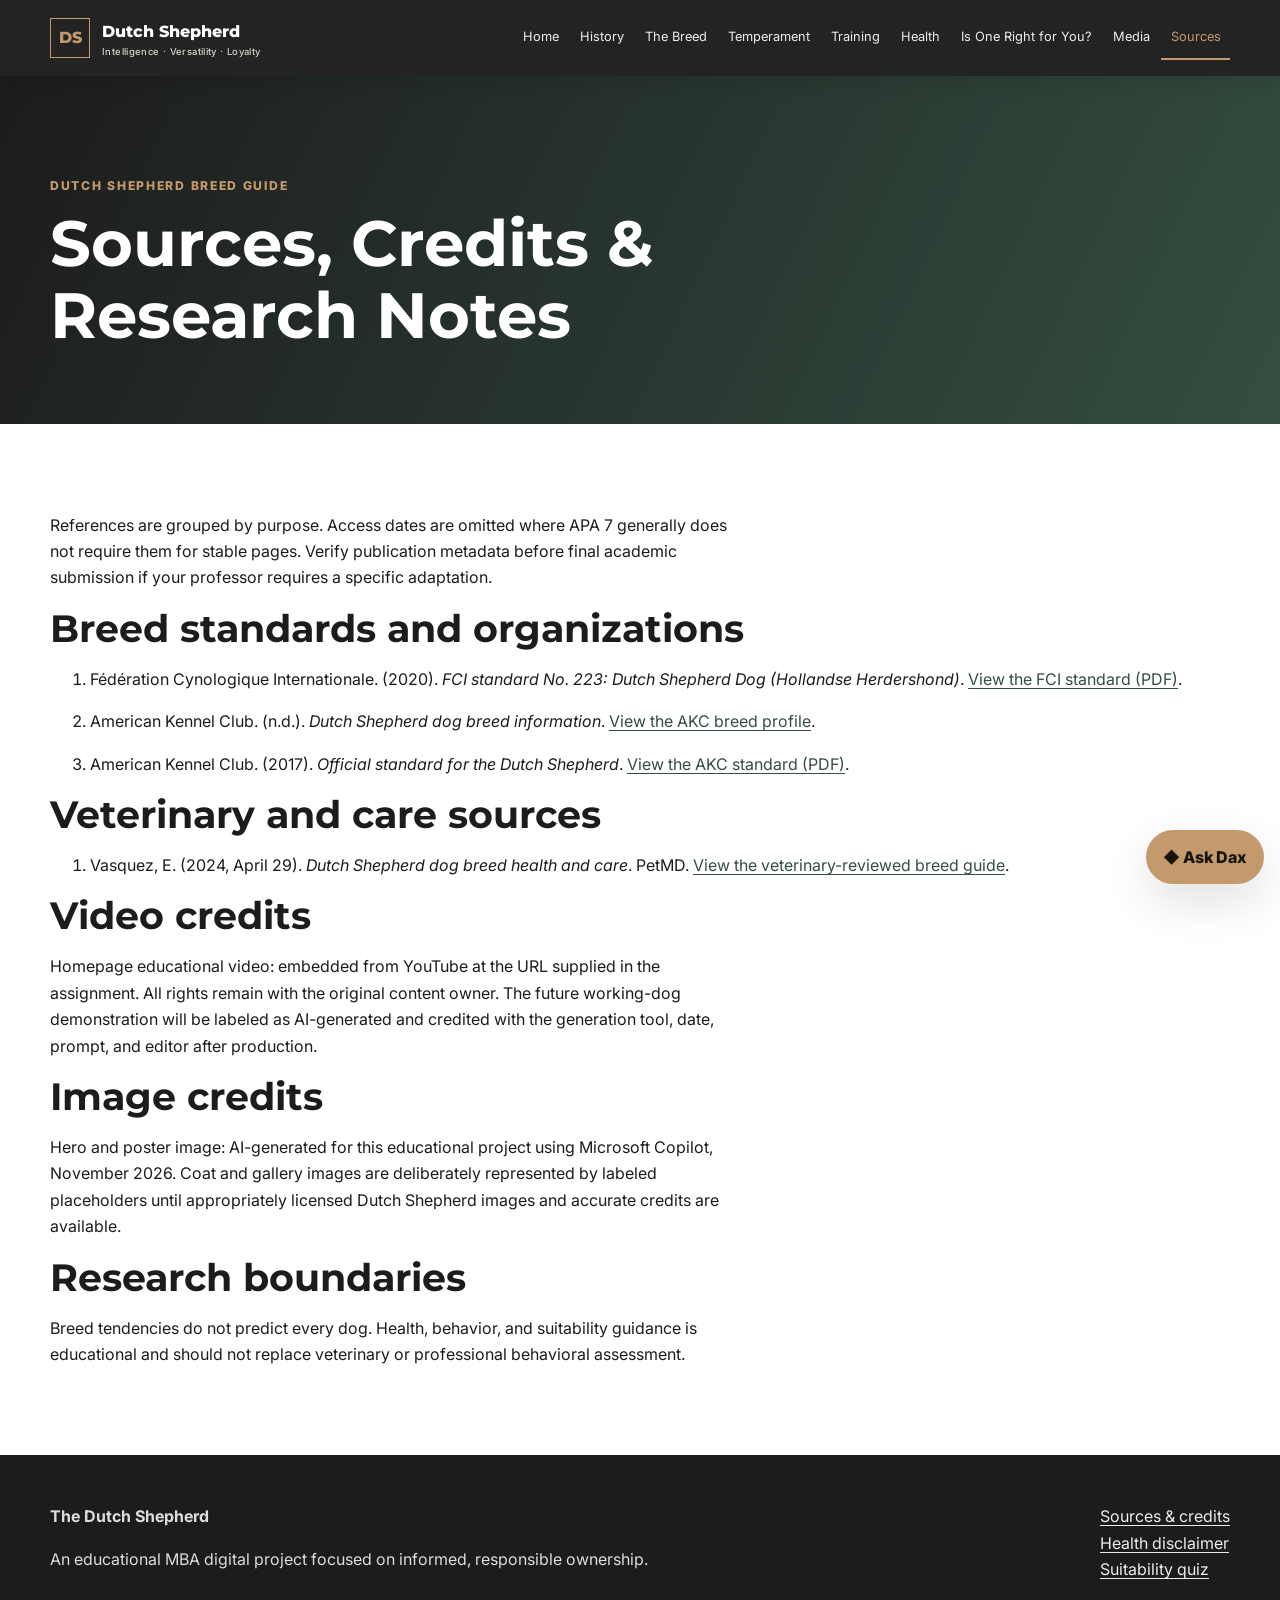
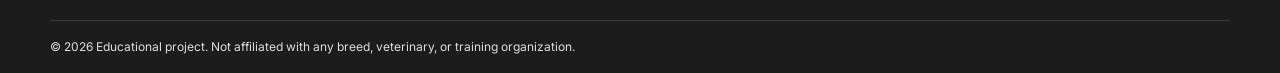
<file: sources.html>
<!doctype html><html lang="en"><head><meta charset="utf-8"><meta name="viewport" content="width=device-width,initial-scale=1"><title>Dutch Shepherd Sources, References & Media Credits</title><meta name="description" content="Review APA-style references, breed standards, veterinary resources, and media credits used in this project."><meta property="og:title" content="Dutch Shepherd Sources, References & Media Credits"><meta property="og:description" content="Review APA-style references, breed standards, veterinary resources, and media credits used in this project."><meta property="og:type" content="website"><link rel="preconnect" href="https://fonts.googleapis.com"><link rel="preconnect" href="https://fonts.gstatic.com" crossorigin><link href="https://fonts.googleapis.com/css2?family=Inter:wght@400;500;600;700&family=Montserrat:wght@600;700;800&display=swap" rel="stylesheet"><link rel="stylesheet" href="css/styles.css"></head><body class=""><a class="skip-link" href="#main">Skip to content</a><header class="site-header"><a class="brand" href="index.html"><span class="brand-mark" aria-hidden="true">DS</span><span>Dutch Shepherd<small>Intelligence · Versatility · Loyalty</small></span></a><button class="menu-toggle" type="button" aria-label="Open navigation" aria-expanded="false" aria-controls="site-nav"><span></span><span></span><span></span></button><nav id="site-nav" class="site-nav" aria-label="Primary navigation"><a href="index.html">Home</a><a href="history.html">History</a><a href="breed.html">The Breed</a><a href="temperament.html">Temperament</a><a href="training.html">Training</a><a href="health.html">Health</a><a href="suitability.html">Is One Right for You?</a><a href="media.html">Media</a><a href="sources.html" aria-current="page" class="active">Sources</a></nav></header><main id="main"><section class="page-hero"><div class="wrap"><p class="eyebrow">Dutch Shepherd Breed Guide</p><h1>Sources, Credits & Research Notes</h1></div></section><section class="section"><div class="wrap sources"><p>References are grouped by purpose. Access dates are omitted where APA 7 generally does not require them for stable pages. Verify publication metadata before final academic submission if your professor requires a specific adaptation.</p><h2>Breed standards and organizations</h2><ol><li>Fédération Cynologique Internationale. (2020). <em>FCI standard No. 223: Dutch Shepherd Dog (Hollandse Herdershond)</em>. <a href="https://dev.fci.be/Nomenclature/Standards/223g01-en.pdf" target="_blank" rel="noopener noreferrer">View the FCI standard (PDF)</a>.</li><li>American Kennel Club. (n.d.). <em>Dutch Shepherd dog breed information</em>. <a href="https://www.akc.org/dog-breeds/dutch-shepherd/" target="_blank" rel="noopener noreferrer">View the AKC breed profile</a>.</li><li>American Kennel Club. (2017). <em>Official standard for the Dutch Shepherd</em>. <a href="https://images.akc.org/pdf/breeds/standards/Official_Standard_for_the_Dutch_Shepherd_01.01.17.pdf" target="_blank" rel="noopener noreferrer">View the AKC standard (PDF)</a>.</li></ol><h2>Veterinary and care sources</h2><ol><li>Vasquez, E. (2024, April 29). <em>Dutch Shepherd dog breed health and care</em>. PetMD. <a href="https://www.petmd.com/dog/breeds/dutch-shepherd" target="_blank" rel="noopener noreferrer">View the veterinary-reviewed breed guide</a>.</li></ol><h2>Video credits</h2><p>Homepage educational video: embedded from YouTube at the URL supplied in the assignment. All rights remain with the original content owner. The future working-dog demonstration will be labeled as AI-generated and credited with the generation tool, date, prompt, and editor after production.</p><h2>Image credits</h2><p>Hero and poster image: AI-generated for this educational project using Microsoft Copilot, November 2026. Coat and gallery images are deliberately represented by labeled placeholders until appropriately licensed Dutch Shepherd images and accurate credits are available.</p><h2>Research boundaries</h2><p>Breed tendencies do not predict every dog. Health, behavior, and suitability guidance is educational and should not replace veterinary or professional behavioral assessment.</p></div></section></main><footer><div class="wrap footer-grid"><div><strong>The Dutch Shepherd</strong><p>An educational MBA digital project focused on informed, responsible ownership.</p></div><nav aria-label="Footer navigation"><a href="sources.html">Sources & credits</a><a href="health.html">Health disclaimer</a><a href="suitability.html">Suitability quiz</a></nav></div><div class="wrap footer-bottom">© 2026 Educational project. Not affiliated with any breed, veterinary, or training organization.</div></footer><div class="chatbot" data-chatbot><button class="chat-launch" type="button" aria-label="Open Ask Dax breed guide" aria-expanded="false"><span aria-hidden="true">◆</span> Ask Dax</button><section class="chat-panel" aria-label="Ask Dax Dutch Shepherd Breed Guide" aria-hidden="true"><header class="chat-head"><div><strong>Ask Dax</strong><small>Dutch Shepherd Breed Guide</small></div><div class="chat-actions"><button type="button" data-chat-clear aria-label="Clear conversation">↻</button><button type="button" data-chat-min aria-label="Minimize chat">−</button><button type="button" data-chat-close aria-label="Close chat">×</button></div></header><div class="chat-messages" aria-live="polite" aria-relevant="additions"></div><div class="chat-suggestions" aria-label="Suggested questions"></div><div class="typing" hidden>Dax is checking the breed guide…</div><form class="chat-form"><label class="sr-only" for="dax-input">Ask a Dutch Shepherd question</label><input id="dax-input" maxlength="240" autocomplete="off" placeholder="Ask about training, coats, health…"><button type="submit">Send</button></form><p class="chat-disclaimer">Dax provides general educational information, not veterinary, behavioral, legal, or professional training advice.</p></section></div><script src="js/chatbot-data.js" defer></script><script src="js/chatbot.js" defer></script><script src="js/script.js" defer></script></body></html>
</file>
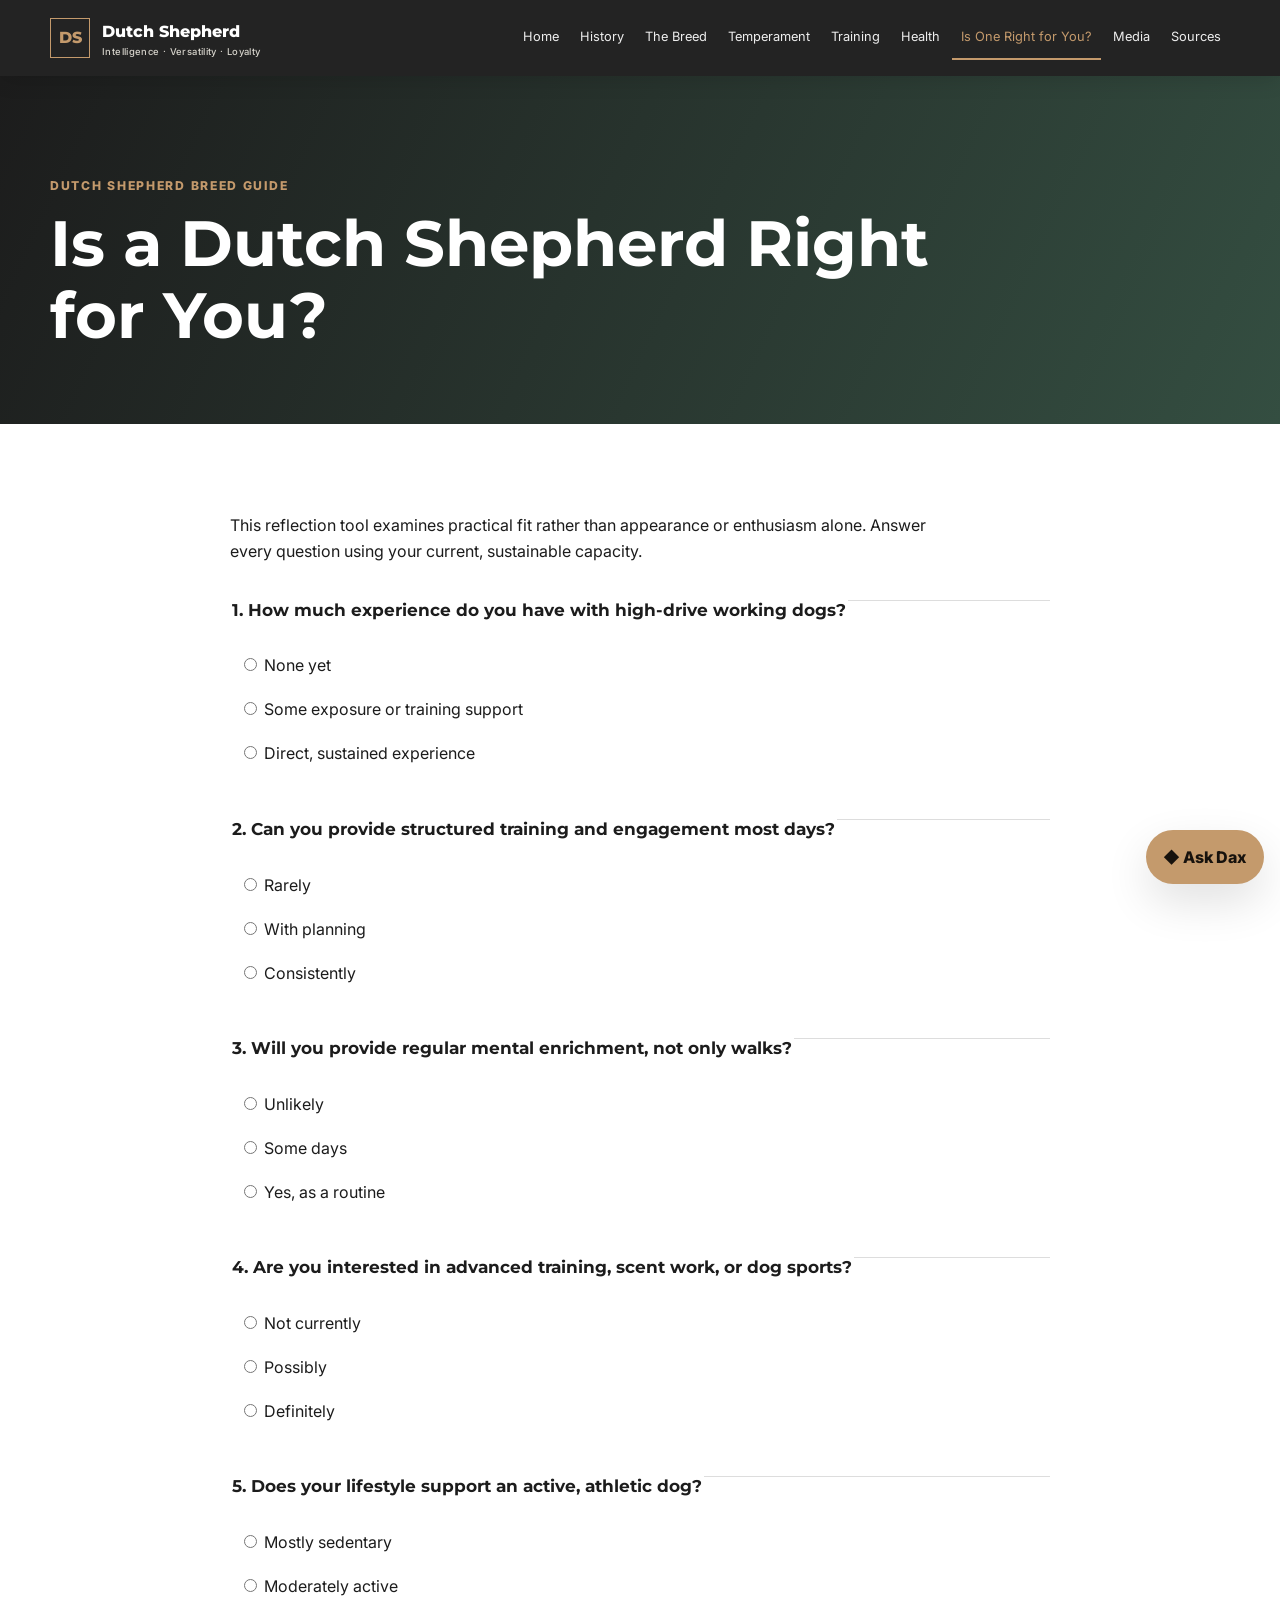
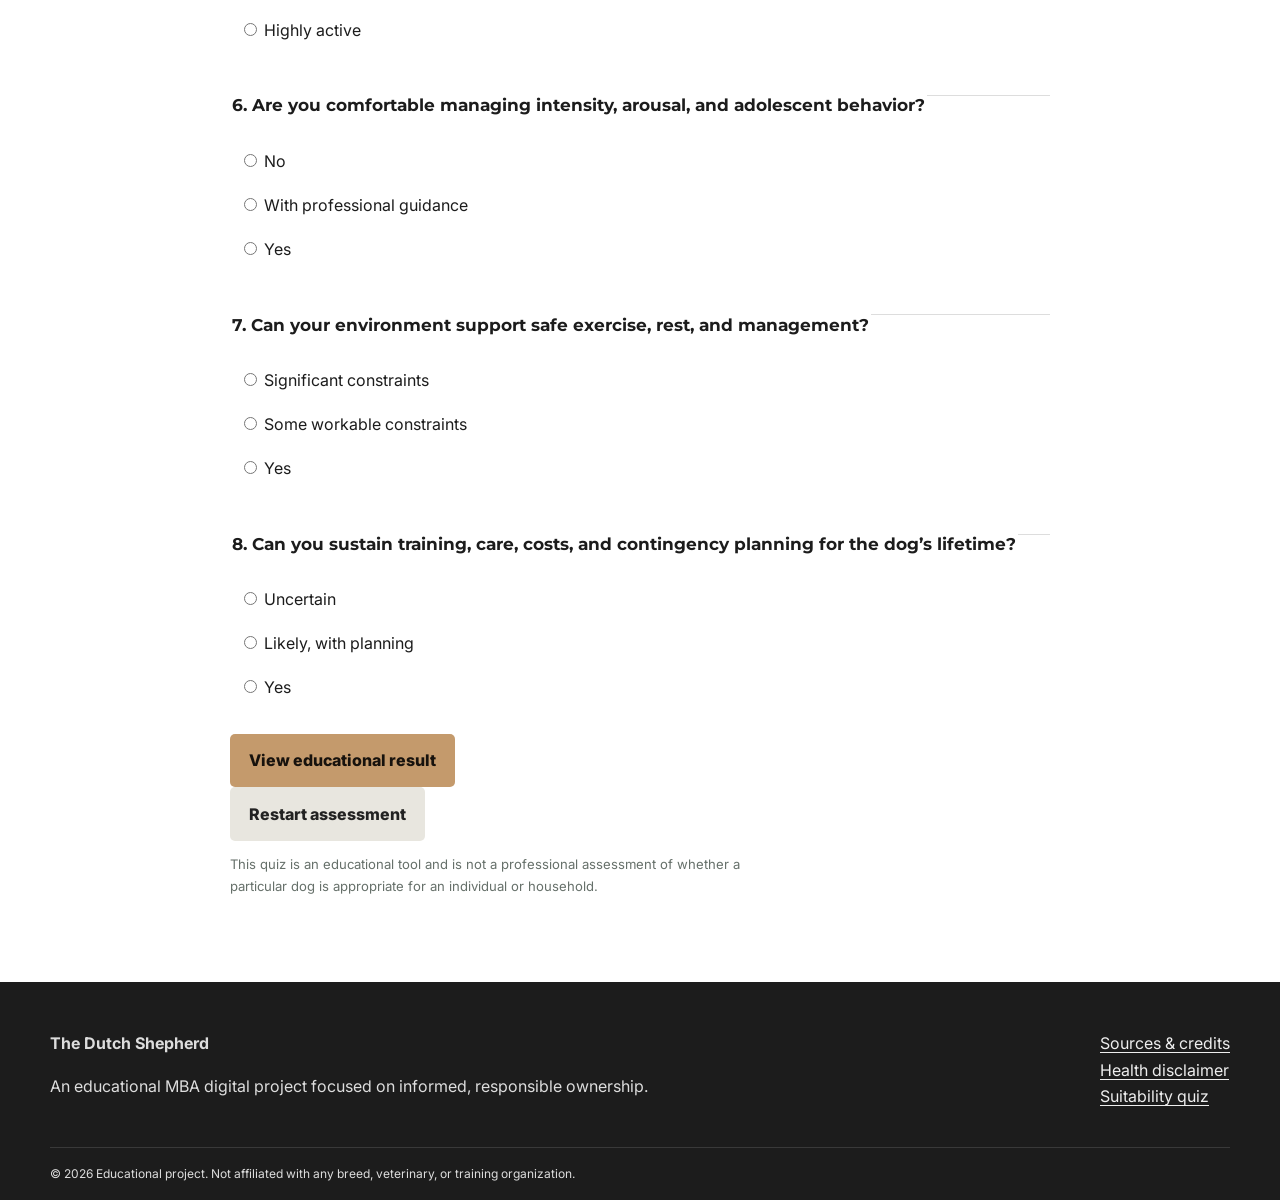
<file: suitability.html>
<!doctype html><html lang="en"><head><meta charset="utf-8"><meta name="viewport" content="width=device-width,initial-scale=1"><title>Is a Dutch Shepherd Right for You? | Suitability Quiz</title><meta name="description" content="Use an educational, client-side reflection tool to consider Dutch Shepherd lifestyle compatibility."><meta property="og:title" content="Is a Dutch Shepherd Right for You? | Suitability Quiz"><meta property="og:description" content="Use an educational, client-side reflection tool to consider Dutch Shepherd lifestyle compatibility."><meta property="og:type" content="website"><link rel="preconnect" href="https://fonts.googleapis.com"><link rel="preconnect" href="https://fonts.gstatic.com" crossorigin><link href="https://fonts.googleapis.com/css2?family=Inter:wght@400;500;600;700&family=Montserrat:wght@600;700;800&display=swap" rel="stylesheet"><link rel="stylesheet" href="css/styles.css"></head><body class=""><a class="skip-link" href="#main">Skip to content</a><header class="site-header"><a class="brand" href="index.html"><span class="brand-mark" aria-hidden="true">DS</span><span>Dutch Shepherd<small>Intelligence · Versatility · Loyalty</small></span></a><button class="menu-toggle" type="button" aria-label="Open navigation" aria-expanded="false" aria-controls="site-nav"><span></span><span></span><span></span></button><nav id="site-nav" class="site-nav" aria-label="Primary navigation"><a href="index.html">Home</a><a href="history.html">History</a><a href="breed.html">The Breed</a><a href="temperament.html">Temperament</a><a href="training.html">Training</a><a href="health.html">Health</a><a href="suitability.html" aria-current="page" class="active">Is One Right for You?</a><a href="media.html">Media</a><a href="sources.html">Sources</a></nav></header><main id="main"><section class="page-hero"><div class="wrap"><p class="eyebrow">Dutch Shepherd Breed Guide</p><h1>Is a Dutch Shepherd Right for You?</h1></div></section><section class="section"><div class="wrap narrow"><p>This reflection tool examines practical fit rather than appearance or enthusiasm alone. Answer every question using your current, sustainable capacity.</p><form id="suitability-quiz" novalidate><div id="quiz-error" class="form-error" role="alert" hidden>Please answer every question before viewing your result.</div><div class="quiz-list"><fieldset><legend>1. How much experience do you have with high-drive working dogs?</legend><label><input type="radio" name="experience" value="0"> <span>None yet</span></label><label><input type="radio" name="experience" value="1"> <span>Some exposure or training support</span></label><label><input type="radio" name="experience" value="2"> <span>Direct, sustained experience</span></label></fieldset><fieldset><legend>2. Can you provide structured training and engagement most days?</legend><label><input type="radio" name="time" value="0"> <span>Rarely</span></label><label><input type="radio" name="time" value="1"> <span>With planning</span></label><label><input type="radio" name="time" value="2"> <span>Consistently</span></label></fieldset><fieldset><legend>3. Will you provide regular mental enrichment, not only walks?</legend><label><input type="radio" name="mental" value="0"> <span>Unlikely</span></label><label><input type="radio" name="mental" value="1"> <span>Some days</span></label><label><input type="radio" name="mental" value="2"> <span>Yes, as a routine</span></label></fieldset><fieldset><legend>4. Are you interested in advanced training, scent work, or dog sports?</legend><label><input type="radio" name="sports" value="0"> <span>Not currently</span></label><label><input type="radio" name="sports" value="1"> <span>Possibly</span></label><label><input type="radio" name="sports" value="2"> <span>Definitely</span></label></fieldset><fieldset><legend>5. Does your lifestyle support an active, athletic dog?</legend><label><input type="radio" name="activity" value="0"> <span>Mostly sedentary</span></label><label><input type="radio" name="activity" value="1"> <span>Moderately active</span></label><label><input type="radio" name="activity" value="2"> <span>Highly active</span></label></fieldset><fieldset><legend>6. Are you comfortable managing intensity, arousal, and adolescent behavior?</legend><label><input type="radio" name="management" value="0"> <span>No</span></label><label><input type="radio" name="management" value="1"> <span>With professional guidance</span></label><label><input type="radio" name="management" value="2"> <span>Yes</span></label></fieldset><fieldset><legend>7. Can your environment support safe exercise, rest, and management?</legend><label><input type="radio" name="environment" value="0"> <span>Significant constraints</span></label><label><input type="radio" name="environment" value="1"> <span>Some workable constraints</span></label><label><input type="radio" name="environment" value="2"> <span>Yes</span></label></fieldset><fieldset><legend>8. Can you sustain training, care, costs, and contingency planning for the dog’s lifetime?</legend><label><input type="radio" name="commitment" value="0"> <span>Uncertain</span></label><label><input type="radio" name="commitment" value="1"> <span>Likely, with planning</span></label><label><input type="radio" name="commitment" value="2"> <span>Yes</span></label></fieldset></div><button class="button gold" type="submit">View educational result</button></form><section id="quiz-result" class="quiz-result" tabindex="-1" aria-live="polite" hidden></section><button id="quiz-restart" class="button secondary" type="button" hidden>Restart assessment</button><p class="caption">This quiz is an educational tool and is not a professional assessment of whether a particular dog is appropriate for an individual or household.</p></div></section></main><footer><div class="wrap footer-grid"><div><strong>The Dutch Shepherd</strong><p>An educational MBA digital project focused on informed, responsible ownership.</p></div><nav aria-label="Footer navigation"><a href="sources.html">Sources & credits</a><a href="health.html">Health disclaimer</a><a href="suitability.html">Suitability quiz</a></nav></div><div class="wrap footer-bottom">© 2026 Educational project. Not affiliated with any breed, veterinary, or training organization.</div></footer><div class="chatbot" data-chatbot><button class="chat-launch" type="button" aria-label="Open Ask Dax breed guide" aria-expanded="false"><span aria-hidden="true">◆</span> Ask Dax</button><section class="chat-panel" aria-label="Ask Dax Dutch Shepherd Breed Guide" aria-hidden="true"><header class="chat-head"><div><strong>Ask Dax</strong><small>Dutch Shepherd Breed Guide</small></div><div class="chat-actions"><button type="button" data-chat-clear aria-label="Clear conversation">↻</button><button type="button" data-chat-min aria-label="Minimize chat">−</button><button type="button" data-chat-close aria-label="Close chat">×</button></div></header><div class="chat-messages" aria-live="polite" aria-relevant="additions"></div><div class="chat-suggestions" aria-label="Suggested questions"></div><div class="typing" hidden>Dax is checking the breed guide…</div><form class="chat-form"><label class="sr-only" for="dax-input">Ask a Dutch Shepherd question</label><input id="dax-input" maxlength="240" autocomplete="off" placeholder="Ask about training, coats, health…"><button type="submit">Send</button></form><p class="chat-disclaimer">Dax provides general educational information, not veterinary, behavioral, legal, or professional training advice.</p></section></div><script src="js/chatbot-data.js" defer></script><script src="js/chatbot.js" defer></script><script src="js/script.js" defer></script></body></html>
</file>
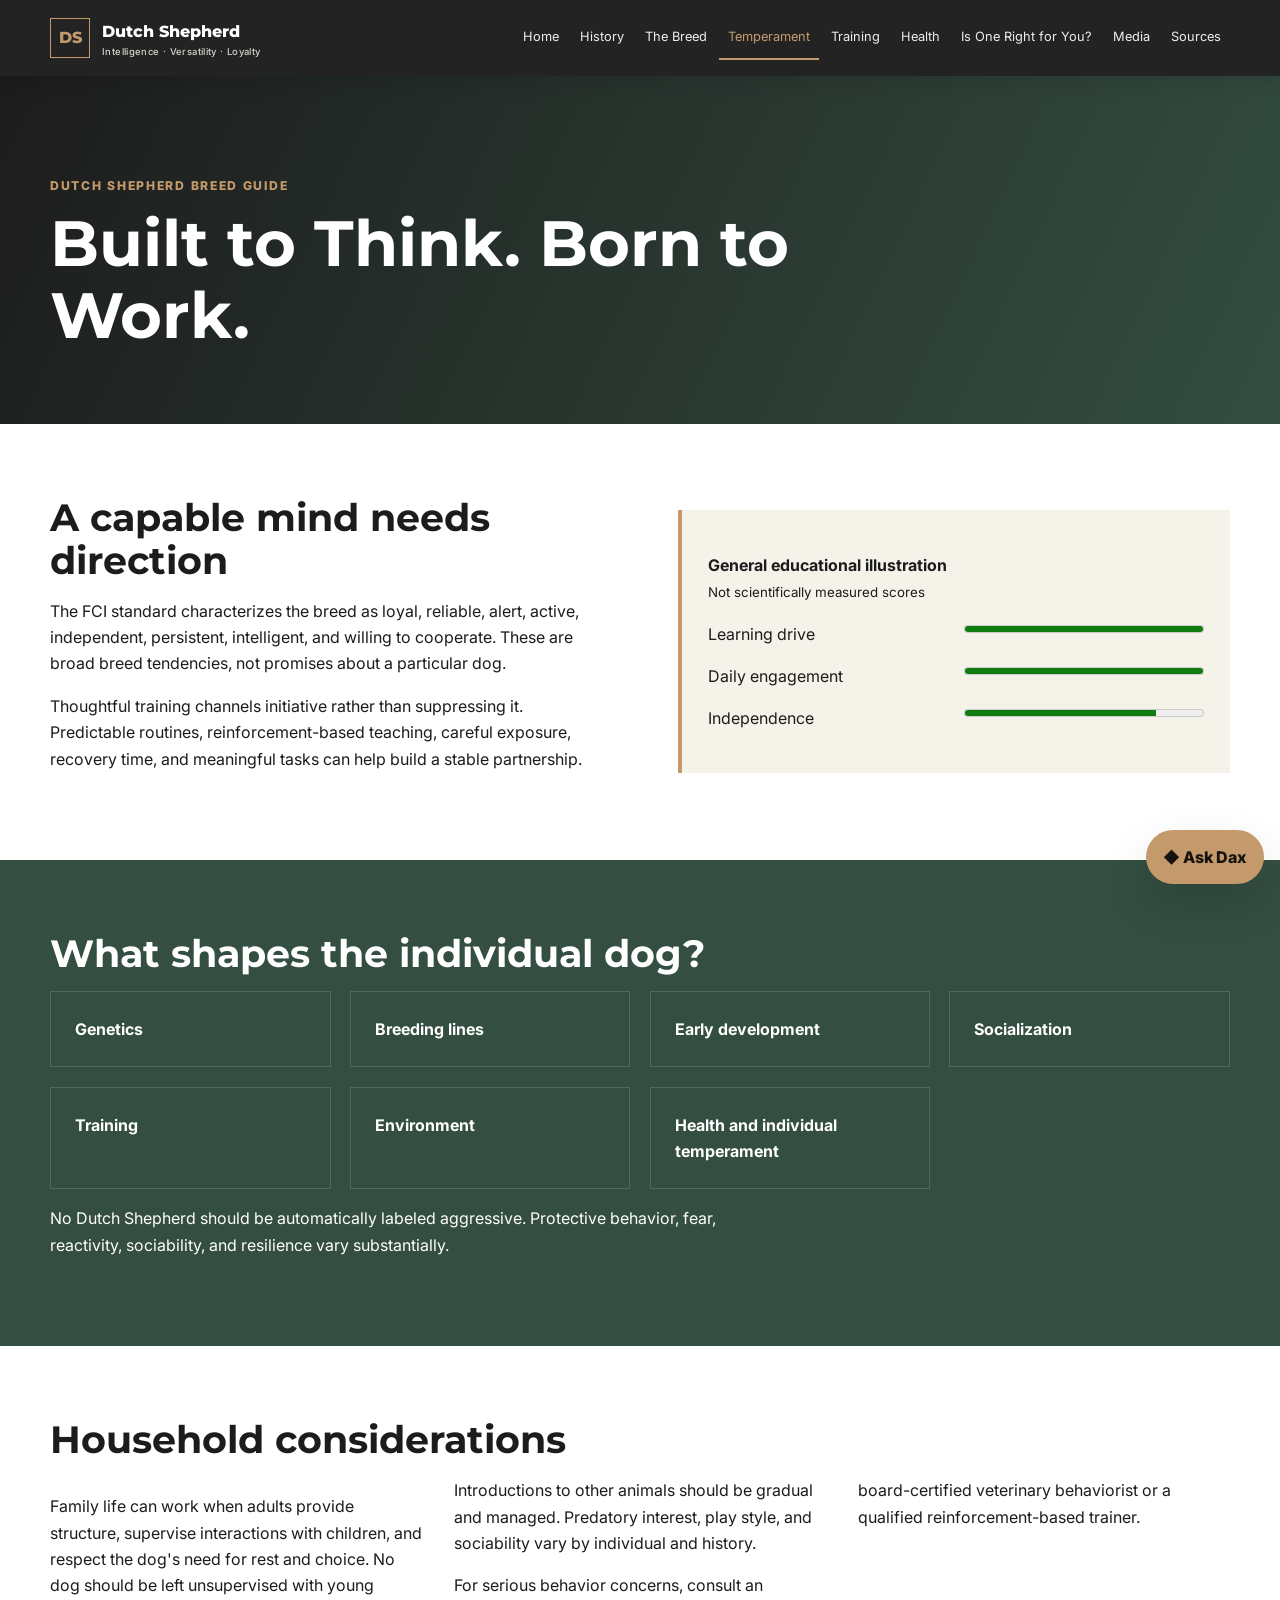
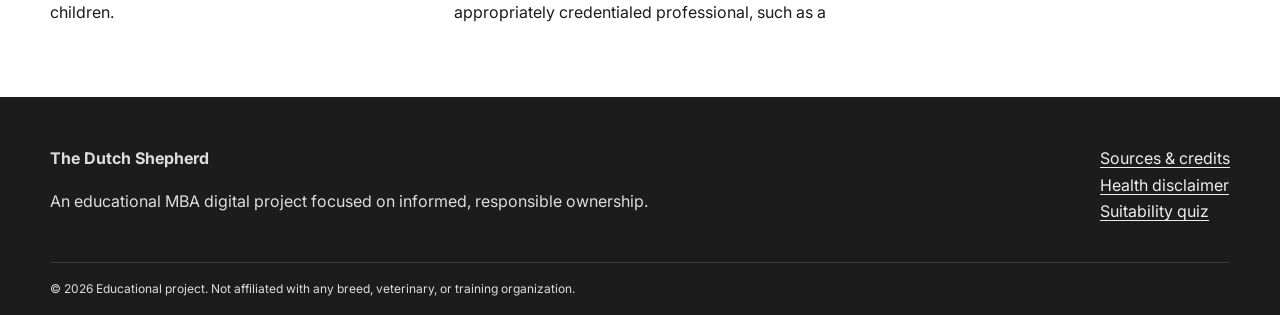
<file: temperament.html>
<!doctype html><html lang="en"><head><meta charset="utf-8"><meta name="viewport" content="width=device-width,initial-scale=1"><title>Dutch Shepherd Temperament, Intelligence & Socialization</title><meta name="description" content="Understand broad Dutch Shepherd temperament tendencies, trainability, socialization, and household considerations."><meta property="og:title" content="Dutch Shepherd Temperament, Intelligence & Socialization"><meta property="og:description" content="Understand broad Dutch Shepherd temperament tendencies, trainability, socialization, and household considerations."><meta property="og:type" content="website"><link rel="preconnect" href="https://fonts.googleapis.com"><link rel="preconnect" href="https://fonts.gstatic.com" crossorigin><link href="https://fonts.googleapis.com/css2?family=Inter:wght@400;500;600;700&family=Montserrat:wght@600;700;800&display=swap" rel="stylesheet"><link rel="stylesheet" href="css/styles.css"></head><body class=""><a class="skip-link" href="#main">Skip to content</a><header class="site-header"><a class="brand" href="index.html"><span class="brand-mark" aria-hidden="true">DS</span><span>Dutch Shepherd<small>Intelligence · Versatility · Loyalty</small></span></a><button class="menu-toggle" type="button" aria-label="Open navigation" aria-expanded="false" aria-controls="site-nav"><span></span><span></span><span></span></button><nav id="site-nav" class="site-nav" aria-label="Primary navigation"><a href="index.html">Home</a><a href="history.html">History</a><a href="breed.html">The Breed</a><a href="temperament.html" aria-current="page" class="active">Temperament</a><a href="training.html">Training</a><a href="health.html">Health</a><a href="suitability.html">Is One Right for You?</a><a href="media.html">Media</a><a href="sources.html">Sources</a></nav></header><main id="main"><section class="page-hero"><div class="wrap"><p class="eyebrow">Dutch Shepherd Breed Guide</p><h1>Built to Think. Born to Work.</h1></div></section><section class="section"><div class="wrap split"><div><h2>A capable mind needs direction</h2><p>The FCI standard characterizes the breed as loyal, reliable, alert, active, independent, persistent, intelligent, and willing to cooperate. These are broad breed tendencies, not promises about a particular dog.</p><p>Thoughtful training channels initiative rather than suppressing it. Predictable routines, reinforcement-based teaching, careful exposure, recovery time, and meaningful tasks can help build a stable partnership.</p></div><div class="trait-panel" aria-label="General educational trait indicators"><p><strong>General educational illustration</strong><br><small>Not scientifically measured scores</small></p><div><span>Learning drive</span><meter min="0" max="5" value="5">5 of 5</meter></div><div><span>Daily engagement</span><meter min="0" max="5" value="5">5 of 5</meter></div><div><span>Independence</span><meter min="0" max="5" value="4">4 of 5</meter></div></div></div></section><section class="section forest"><div class="wrap"><h2>What shapes the individual dog?</h2><div class="feature-grid seven"><article>Genetics</article><article>Breeding lines</article><article>Early development</article><article>Socialization</article><article>Training</article><article>Environment</article><article>Health and individual temperament</article></div><p>No Dutch Shepherd should be automatically labeled aggressive. Protective behavior, fear, reactivity, sociability, and resilience vary substantially.</p></div></section><section class="section"><div class="wrap"><h2>Household considerations</h2><div class="columns"><p>Family life can work when adults provide structure, supervise interactions with children, and respect the dog's need for rest and choice. No dog should be left unsupervised with young children.</p><p>Introductions to other animals should be gradual and managed. Predatory interest, play style, and sociability vary by individual and history.</p><p>For serious behavior concerns, consult an appropriately credentialed professional, such as a board-certified veterinary behaviorist or a qualified reinforcement-based trainer.</p></div></div></section></main><footer><div class="wrap footer-grid"><div><strong>The Dutch Shepherd</strong><p>An educational MBA digital project focused on informed, responsible ownership.</p></div><nav aria-label="Footer navigation"><a href="sources.html">Sources & credits</a><a href="health.html">Health disclaimer</a><a href="suitability.html">Suitability quiz</a></nav></div><div class="wrap footer-bottom">© 2026 Educational project. Not affiliated with any breed, veterinary, or training organization.</div></footer><div class="chatbot" data-chatbot><button class="chat-launch" type="button" aria-label="Open Ask Dax breed guide" aria-expanded="false"><span aria-hidden="true">◆</span> Ask Dax</button><section class="chat-panel" aria-label="Ask Dax Dutch Shepherd Breed Guide" aria-hidden="true"><header class="chat-head"><div><strong>Ask Dax</strong><small>Dutch Shepherd Breed Guide</small></div><div class="chat-actions"><button type="button" data-chat-clear aria-label="Clear conversation">↻</button><button type="button" data-chat-min aria-label="Minimize chat">−</button><button type="button" data-chat-close aria-label="Close chat">×</button></div></header><div class="chat-messages" aria-live="polite" aria-relevant="additions"></div><div class="chat-suggestions" aria-label="Suggested questions"></div><div class="typing" hidden>Dax is checking the breed guide…</div><form class="chat-form"><label class="sr-only" for="dax-input">Ask a Dutch Shepherd question</label><input id="dax-input" maxlength="240" autocomplete="off" placeholder="Ask about training, coats, health…"><button type="submit">Send</button></form><p class="chat-disclaimer">Dax provides general educational information, not veterinary, behavioral, legal, or professional training advice.</p></section></div><script src="js/chatbot-data.js" defer></script><script src="js/chatbot.js" defer></script><script src="js/script.js" defer></script></body></html>
</file>
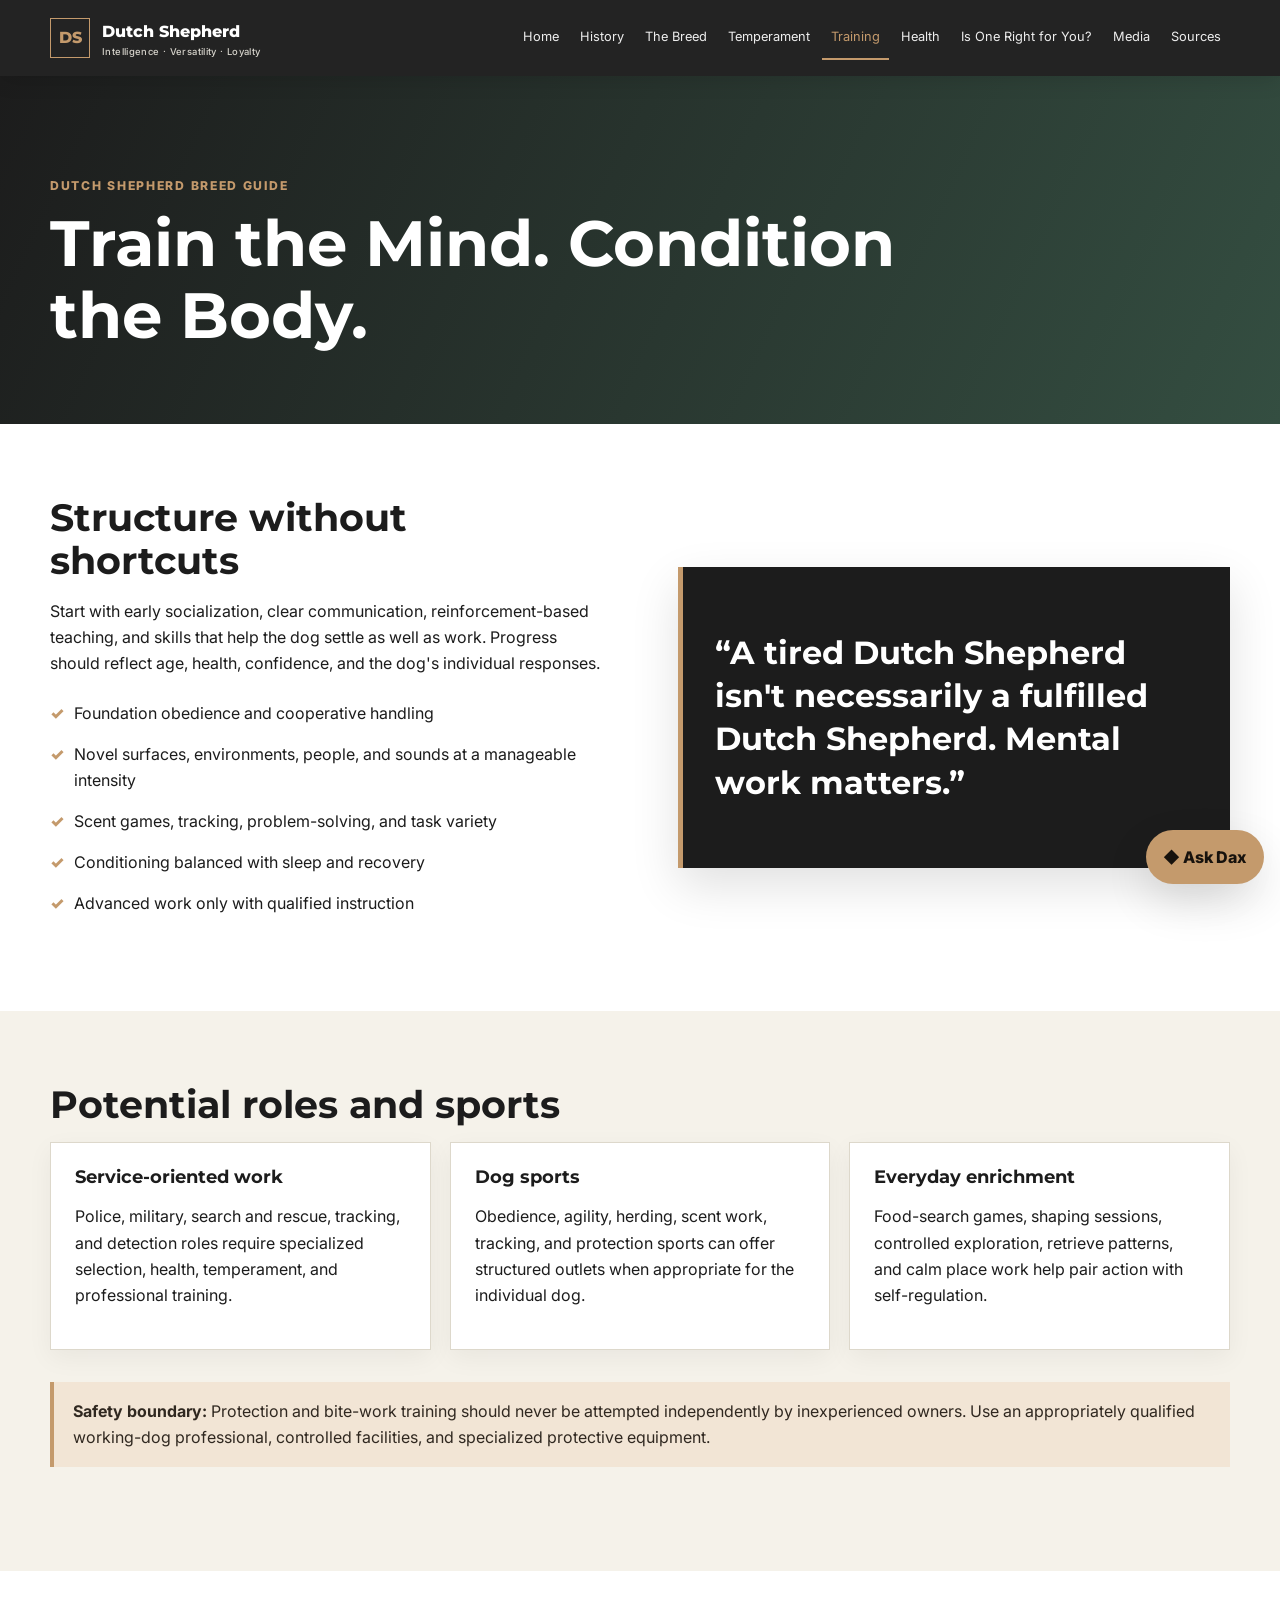
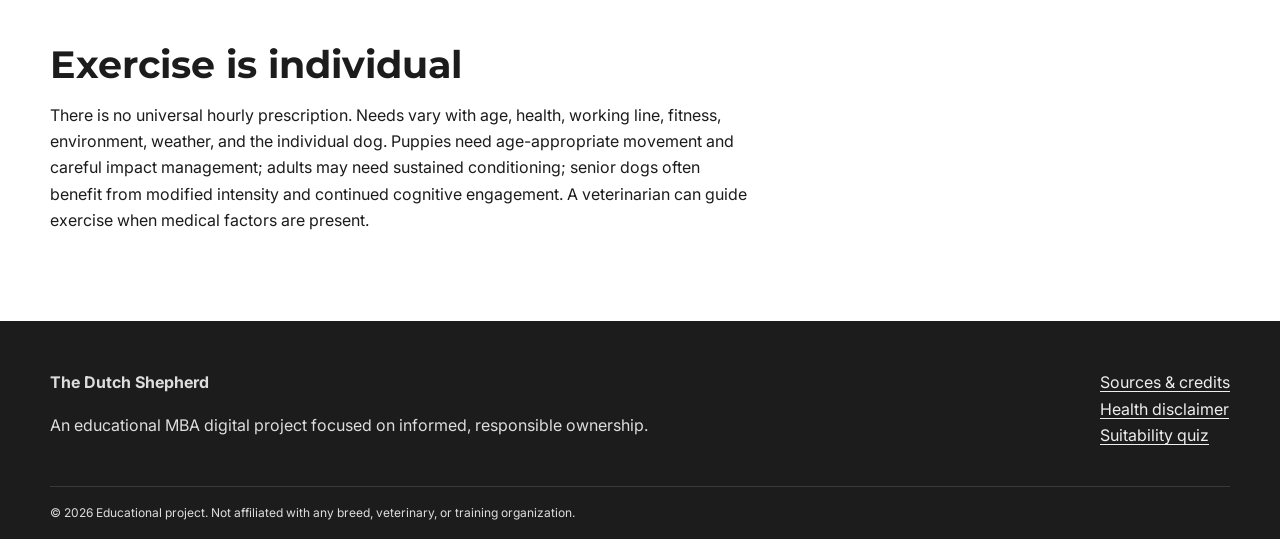
<file: training.html>
<!doctype html><html lang="en"><head><meta charset="utf-8"><meta name="viewport" content="width=device-width,initial-scale=1"><title>Dutch Shepherd Training, Exercise, Enrichment & Working Roles</title><meta name="description" content="Plan humane Dutch Shepherd training, enrichment, exercise, sports, and breed-appropriate working outlets."><meta property="og:title" content="Dutch Shepherd Training, Exercise, Enrichment & Working Roles"><meta property="og:description" content="Plan humane Dutch Shepherd training, enrichment, exercise, sports, and breed-appropriate working outlets."><meta property="og:type" content="website"><link rel="preconnect" href="https://fonts.googleapis.com"><link rel="preconnect" href="https://fonts.gstatic.com" crossorigin><link href="https://fonts.googleapis.com/css2?family=Inter:wght@400;500;600;700&family=Montserrat:wght@600;700;800&display=swap" rel="stylesheet"><link rel="stylesheet" href="css/styles.css"></head><body class=""><a class="skip-link" href="#main">Skip to content</a><header class="site-header"><a class="brand" href="index.html"><span class="brand-mark" aria-hidden="true">DS</span><span>Dutch Shepherd<small>Intelligence · Versatility · Loyalty</small></span></a><button class="menu-toggle" type="button" aria-label="Open navigation" aria-expanded="false" aria-controls="site-nav"><span></span><span></span><span></span></button><nav id="site-nav" class="site-nav" aria-label="Primary navigation"><a href="index.html">Home</a><a href="history.html">History</a><a href="breed.html">The Breed</a><a href="temperament.html">Temperament</a><a href="training.html" aria-current="page" class="active">Training</a><a href="health.html">Health</a><a href="suitability.html">Is One Right for You?</a><a href="media.html">Media</a><a href="sources.html">Sources</a></nav></header><main id="main"><section class="page-hero"><div class="wrap"><p class="eyebrow">Dutch Shepherd Breed Guide</p><h1>Train the Mind. Condition the Body.</h1></div></section><section class="section"><div class="wrap split"><div><h2>Structure without shortcuts</h2><p>Start with early socialization, clear communication, reinforcement-based teaching, and skills that help the dog settle as well as work. Progress should reflect age, health, confidence, and the dog's individual responses.</p><ul class="check-list"><li>Foundation obedience and cooperative handling</li><li>Novel surfaces, environments, people, and sounds at a manageable intensity</li><li>Scent games, tracking, problem-solving, and task variety</li><li>Conditioning balanced with sleep and recovery</li><li>Advanced work only with qualified instruction</li></ul></div><aside class="quote-card"><p>“A tired Dutch Shepherd isn't necessarily a fulfilled Dutch Shepherd. Mental work matters.”</p></aside></div></section><section class="section cream"><div class="wrap"><h2>Potential roles and sports</h2><div class="role-grid"><article><h3>Service-oriented work</h3><p>Police, military, search and rescue, tracking, and detection roles require specialized selection, health, temperament, and professional training.</p></article><article><h3>Dog sports</h3><p>Obedience, agility, herding, scent work, tracking, and protection sports can offer structured outlets when appropriate for the individual dog.</p></article><article><h3>Everyday enrichment</h3><p>Food-search games, shaping sessions, controlled exploration, retrieve patterns, and calm place work help pair action with self-regulation.</p></article></div><div class="notice"><strong>Safety boundary:</strong> Protection and bite-work training should never be attempted independently by inexperienced owners. Use an appropriately qualified working-dog professional, controlled facilities, and specialized protective equipment.</div></div></section><section class="section"><div class="wrap"><h2>Exercise is individual</h2><p>There is no universal hourly prescription. Needs vary with age, health, working line, fitness, environment, weather, and the individual dog. Puppies need age-appropriate movement and careful impact management; adults may need sustained conditioning; senior dogs often benefit from modified intensity and continued cognitive engagement. A veterinarian can guide exercise when medical factors are present.</p></div></section></main><footer><div class="wrap footer-grid"><div><strong>The Dutch Shepherd</strong><p>An educational MBA digital project focused on informed, responsible ownership.</p></div><nav aria-label="Footer navigation"><a href="sources.html">Sources & credits</a><a href="health.html">Health disclaimer</a><a href="suitability.html">Suitability quiz</a></nav></div><div class="wrap footer-bottom">© 2026 Educational project. Not affiliated with any breed, veterinary, or training organization.</div></footer><div class="chatbot" data-chatbot><button class="chat-launch" type="button" aria-label="Open Ask Dax breed guide" aria-expanded="false"><span aria-hidden="true">◆</span> Ask Dax</button><section class="chat-panel" aria-label="Ask Dax Dutch Shepherd Breed Guide" aria-hidden="true"><header class="chat-head"><div><strong>Ask Dax</strong><small>Dutch Shepherd Breed Guide</small></div><div class="chat-actions"><button type="button" data-chat-clear aria-label="Clear conversation">↻</button><button type="button" data-chat-min aria-label="Minimize chat">−</button><button type="button" data-chat-close aria-label="Close chat">×</button></div></header><div class="chat-messages" aria-live="polite" aria-relevant="additions"></div><div class="chat-suggestions" aria-label="Suggested questions"></div><div class="typing" hidden>Dax is checking the breed guide…</div><form class="chat-form"><label class="sr-only" for="dax-input">Ask a Dutch Shepherd question</label><input id="dax-input" maxlength="240" autocomplete="off" placeholder="Ask about training, coats, health…"><button type="submit">Send</button></form><p class="chat-disclaimer">Dax provides general educational information, not veterinary, behavioral, legal, or professional training advice.</p></section></div><script src="js/chatbot-data.js" defer></script><script src="js/chatbot.js" defer></script><script src="js/script.js" defer></script></body></html>
</file>
<file: css/styles.css>
:root{--charcoal:#1c1c1c;--forest:#344e41;--gold:#c49a6c;--cream:#f5f2ea;--white:#fff;--muted:#66706a;--font-head:"Montserrat",Arial,sans-serif;--font-body:"Inter",Arial,sans-serif;--s1:.5rem;--s2:1rem;--s3:1.5rem;--s4:2.5rem;--s5:4.5rem;--radius:14px;--shadow:0 18px 45px rgba(0,0,0,.12);--fast:180ms ease;--max:1180px}*{box-sizing:border-box}html{scroll-behavior:smooth}body{margin:0;color:var(--charcoal);font-family:var(--font-body);line-height:1.65;background:var(--white)}body.menu-open{overflow:hidden}img,iframe,video{max-width:100%}a{color:var(--forest);text-underline-offset:3px}button,input{font:inherit}.wrap{width:min(calc(100% - 2rem),var(--max));margin:auto}.narrow{max-width:820px}.section{padding:var(--s5) 0}.cream{background:var(--cream)}.forest{background:var(--forest);color:var(--white)}.center{text-align:center}.eyebrow{text-transform:uppercase;letter-spacing:.14em;font-weight:800;font-size:.76rem;color:var(--gold)}h1,h2,h3{font-family:var(--font-head);line-height:1.12;margin:0 0 1rem}h1{font-size:clamp(2.4rem,7vw,5.7rem)}h2{font-size:clamp(1.65rem,3vw,2.65rem)}h3{font-size:1.12rem}p{max-width:70ch}.skip-link{position:fixed;left:1rem;top:-5rem;z-index:1000;background:var(--gold);color:#111;padding:.8rem 1rem}.skip-link:focus{top:1rem}.site-header{height:76px;position:sticky;top:0;z-index:100;display:flex;align-items:center;justify-content:space-between;padding:0 max(1rem,calc((100% - var(--max))/2));background:rgba(28,28,28,.97);box-shadow:0 4px 20px rgba(0,0,0,.12)}.brand{display:flex;gap:.75rem;align-items:center;color:white;text-decoration:none;font-family:var(--font-head);font-weight:800}.brand small{display:block;color:#d7d4cc;font:500 .59rem var(--font-body);letter-spacing:.04em}.brand-mark{display:grid;place-items:center;width:40px;height:40px;border:1px solid var(--gold);color:var(--gold)}.site-nav{display:flex;gap:.15rem}.site-nav a{color:#eee;text-decoration:none;padding:.65rem .58rem;font-size:.8rem;border-bottom:2px solid transparent}.site-nav a:hover,.site-nav a:focus-visible{color:white;background:#ffffff10}.site-nav a.active{color:var(--gold);border-color:var(--gold)}.menu-toggle{display:none;background:none;border:0;padding:.6rem}.menu-toggle span{display:block;width:25px;height:2px;background:white;margin:5px}.home-hero{position:relative;min-height:calc(100vh - 76px);display:grid;align-items:center;background:url('../assets/images/hero-dutch-shepherd.webp') center/cover no-repeat;color:white}.hero-shade{position:absolute;inset:0;background:linear-gradient(90deg,rgba(0,0,0,.82) 0%,rgba(0,0,0,.48) 46%,rgba(0,0,0,.08) 78%)}.hero-content{position:relative;width:min(calc(100% - 2rem),var(--max));margin:auto}.hero-content h1{letter-spacing:.04em}.hero-content h2{font-size:clamp(1.2rem,2.5vw,2rem);color:#f1dcc2}.hero-content p{font-size:1.1rem}.scroll-cue{position:absolute;bottom:1.2rem;left:50%;color:white;font-size:1.7rem;text-decoration:none}.page-hero{padding:5.5rem 0 3.5rem;background:linear-gradient(115deg,var(--charcoal),var(--forest));color:white}.page-hero h1{font-size:clamp(2.4rem,5vw,4.4rem);max-width:900px}.button-row{display:flex;gap:1rem;flex-wrap:wrap;margin-top:1.7rem}.button,.special-cta{display:inline-block;border:0;text-decoration:none;font-weight:800;padding:.85rem 1.2rem;border-radius:5px;cursor:pointer;transition:transform var(--fast),background var(--fast)}.button:hover,.special-cta:hover{transform:translateY(-2px)}.gold,.special-cta{background:var(--gold);color:#17120d}.ghost{border:1px solid white;color:white}.secondary{background:#e8e6df;color:#222}.facts{display:grid;grid-template-columns:repeat(5,1fr);gap:1rem}.facts article{border-left:3px solid var(--gold);padding:.5rem 1rem}.facts span{display:block;color:var(--muted);font-size:.75rem;text-transform:uppercase;letter-spacing:.08em}.facts strong{font-family:var(--font-head)}.source-note,.caption{font-size:.82rem;color:var(--muted)}.split{
  display:grid;
  grid-template-columns:1fr 1fr;
  gap:clamp(2rem,6vw,5rem);
  align-items:center;
}

/* Larger featured video layout on homepage */
.featured-video{
  grid-template-columns:0.8fr 1.2fr;
  gap:3rem;
  align-items:center;
}

/* Video container */
.video-frame{
  width:100%;
  max-width:900px;
  margin:0 auto;
  overflow:hidden;
  background:#111;
  border-radius:var(--radius);
  box-shadow:var(--shadow);
}

/* HTML5 bite-work video */
.video-frame video{
  width:100%;
  height:auto;
  aspect-ratio:16/9;
  object-fit:cover;
  display:block;
}

/* Keep support for iframe videos elsewhere */
.video-frame iframe{
  width:100%;
  aspect-ratio:16/9;
  border:0;
  display:block;
}.check-list{padding:0;list-style:none}.check-list li{padding:.45rem 0 .45rem 1.5rem;position:relative}.check-list li:before{content:'✓';position:absolute;left:0;color:var(--gold);font-weight:900}.feature-grid,.role-grid,.care-grid{display:grid;grid-template-columns:repeat(3,1fr);gap:1.2rem}.feature-grid article,.role-grid article,.care-grid article{padding:1.5rem;border:1px solid #ffffff25}.cream .role-grid article,.care-grid article{background:white;border:1px solid #ddd8cb;box-shadow:0 8px 24px rgba(0,0,0,.05)}.feature-grid.seven{grid-template-columns:repeat(4,1fr)}.feature-grid.seven article{font-weight:700}.quote-card{padding:2rem;background:var(--charcoal);color:white;border-left:5px solid var(--gold);box-shadow:var(--shadow)}.quote-card p{font:700 clamp(1.3rem,3vw,2rem)/1.35 var(--font-head)}.cta-band{background:#ece6db}.special-cta{padding:1.05rem 2.2rem;margin-top:1rem;letter-spacing:.06em}.timeline{display:grid;grid-template-columns:repeat(5,1fr);gap:0}.timeline article{position:relative;padding:1.5rem;border-top:4px solid var(--gold)}.timeline article:before{content:'';position:absolute;width:15px;height:15px;border-radius:50%;background:var(--forest);top:-9px}.timeline time{font-weight:800;color:var(--forest)}.media-placeholder{min-height:230px;display:flex;flex-direction:column;align-items:center;justify-content:center;text-align:center;padding:2rem;border:2px dashed #9a8a74;background:linear-gradient(135deg,#d8d0c3,#eee9e0);color:#413b33}.media-placeholder span{font-size:.82rem;max-width:28ch}.feature-image{border-radius:var(--radius);box-shadow:var(--shadow)}.data-list div{display:grid;grid-template-columns:150px 1fr;padding:.75rem 0;border-bottom:1px solid #ddd}.data-list dt{font-weight:800}.coat-grid{
  display:grid;
  grid-template-columns:repeat(3,1fr);
  gap:1.3rem;
}

.coat-grid article{
  background:white;
  padding:1rem;
  box-shadow:0 8px 25px rgba(0,0,0,.07);
}

.coat{
  min-height:250px;
}

.coat-image{
  width:100%;
  aspect-ratio:4/3;
  object-fit:cover;
  object-position:center;
  display:block;
  border-radius:var(--radius);
  margin-bottom:1rem;
}

.trait-panel{
  padding:1.6rem;
  background:var(--cream);
  border-left:4px solid var(--gold);
}.trait-panel div{display:grid;grid-template-columns:1fr 1fr;gap:1rem;margin:1rem 0}.trait-panel meter{width:100%}.columns{columns:3;column-gap:2rem}.notice{margin:2rem 0;padding:1rem 1.2rem;background:#f2e5d5;border-left:4px solid var(--gold);color:#302820}.media-player-placeholder{position:relative;aspect-ratio:16/9;overflow:hidden;border-radius:var(--radius);background:#111}.media-player-placeholder img{width:100%;height:100%;object-fit:cover;filter:brightness(.45)}.media-player-placeholder div{position:absolute;inset:0;display:flex;flex-direction:column;align-items:center;justify-content:center;color:white;text-align:center;padding:1rem}.media-player-placeholder strong{font:800 clamp(1.3rem,3vw,2.4rem) var(--font-head)}.gallery{display:grid;grid-template-columns:repeat(6,1fr);gap:1rem}.gallery>div{grid-column:span 2}.gallery>div:nth-child(1),.gallery>div:nth-child(5){grid-column:span 3}.sources li{margin:1rem 0}.quiz-list fieldset{border:0;border-top:1px solid #ddd;padding:1.5rem 0;margin:0}.quiz-list legend{font:700 1.05rem var(--font-head);padding-top:1.2rem}.quiz-list label{display:block;padding:.55rem;border-radius:6px}.quiz-list label:hover{background:var(--cream)}.form-error{padding:1rem;background:#ffe3de;border-left:4px solid #9d2e1f;margin-bottom:1rem}.quiz-result{margin:2rem 0;padding:2rem;background:var(--forest);color:white;border-left:6px solid var(--gold)}.not-found{font-size:1.2rem}footer{background:var(--charcoal);color:#ddd;padding:3rem 0 1rem}.footer-grid{display:flex;justify-content:space-between;gap:2rem}.footer-grid nav{display:flex;flex-direction:column}.footer-grid a{color:#eee}.footer-bottom{border-top:1px solid #ffffff20;margin-top:2rem;padding-top:1rem;font-size:.75rem}.chatbot{position:fixed;right:max(1rem,env(safe-area-inset-right));bottom:max(1rem,env(safe-area-inset-bottom));z-index:200}.chat-launch{background:var(--gold);color:#17120d;border:0;border-radius:999px;padding:.85rem 1.1rem;box-shadow:var(--shadow);font-weight:800;cursor:pointer}.chat-panel{position:absolute;right:0;bottom:0;width:min(390px,calc(100vw - 2rem));height:min(610px,calc(100vh - 100px));display:none;grid-template-rows:auto 1fr auto auto auto;background:white;border:1px solid #ccc;box-shadow:var(--shadow);border-radius:var(--radius);overflow:hidden}.chatbot.open .chat-panel{display:grid}.chatbot.open .chat-launch{display:none}.chat-head{display:flex;justify-content:space-between;align-items:center;background:var(--forest);color:white;padding:1rem}.chat-head small{display:block}.chat-actions button{color:white;background:transparent;border:0;font-size:1.3rem}.chat-messages{padding:1rem;overflow:auto;background:#faf9f6}.message{max-width:85%;padding:.7rem .85rem;margin:.5rem 0;border-radius:10px}.message.bot{background:#ebe7dd}.message.user{background:var(--forest);color:white;margin-left:auto}.message a{display:inline-block;margin-top:.4rem}.chat-suggestions{display:flex;gap:.4rem;overflow-x:auto;padding:.55rem}.chat-suggestions button{white-space:nowrap;border:1px solid #b8ac99;background:white;border-radius:999px;padding:.4rem .65rem;font-size:.74rem}.chat-form{display:grid;grid-template-columns:1fr auto;border-top:1px solid #ddd}.chat-form input{border:0;padding:.85rem;min-width:0}.chat-form button{border:0;background:var(--gold);padding:0 1rem;font-weight:800}.typing{padding:.4rem 1rem;font-size:.78rem}.chat-disclaimer{font-size:.65rem;margin:0;padding:.45rem .75rem;background:#f0eee8}.sr-only{position:absolute;width:1px;height:1px;padding:0;margin:-1px;overflow:hidden;clip:rect(0,0,0,0);white-space:nowrap;border:0}:focus-visible{outline:3px solid #e0ab65;outline-offset:3px}@media(max-width:980px){.menu-toggle{display:block}.site-nav{position:fixed;inset:76px 0 auto 0;max-height:calc(100vh - 76px);overflow:auto;display:none;flex-direction:column;background:var(--charcoal);padding:1rem}.site-nav.open{display:flex}.site-nav a{font-size:1rem;padding:.9rem}.facts{grid-template-columns:repeat(2,1fr)}.timeline{grid-template-columns:1fr}.timeline article{border-top:0;border-left:4px solid var(--gold)}.timeline article:before{left:-9px;top:2rem}.feature-grid,.role-grid,.care-grid,.coat-grid{grid-template-columns:1fr 1fr}.gallery{grid-template-columns:1fr 1fr}.gallery>div,.gallery>div:nth-child(1),.gallery>div:nth-child(5){grid-column:auto}.columns{columns:1}}@media(max-width:700px){.section{padding:3.2rem 0}.split{grid-template-columns:1fr}.hero-shade{background:rgba(0,0,0,.64)}.home-hero{background-position:62% center}.hero-content{align-self:end;padding-bottom:5rem}.facts,.feature-grid,.role-grid,.care-grid,.coat-grid,.feature-grid.seven{grid-template-columns:1fr}.gallery{grid-template-columns:1fr}.footer-grid{display:block}.columns{columns:1}.chat-panel{position:fixed;inset:auto .5rem max(.5rem,env(safe-area-inset-bottom)) .5rem;width:auto;height:min(78vh,650px)}.brand small{display:none}}@media(prefers-reduced-motion:reduce){*,*:before,*:after{scroll-behavior:auto!important;transition:none!important;animation:none!important}}

.table-scroll{overflow-x:auto;margin-top:1.5rem;border:1px solid #d8d2c6}.table-scroll table{border-collapse:collapse;width:100%;min-width:760px}.table-scroll caption{text-align:left;font-weight:700;padding:1rem;background:var(--cream)}.table-scroll th,.table-scroll td{padding:.85rem;text-align:left;border:1px solid #ddd8cf;vertical-align:top}.table-scroll thead{background:var(--forest);color:white}.table-scroll tbody th{background:#f3f0e9}
</file>
